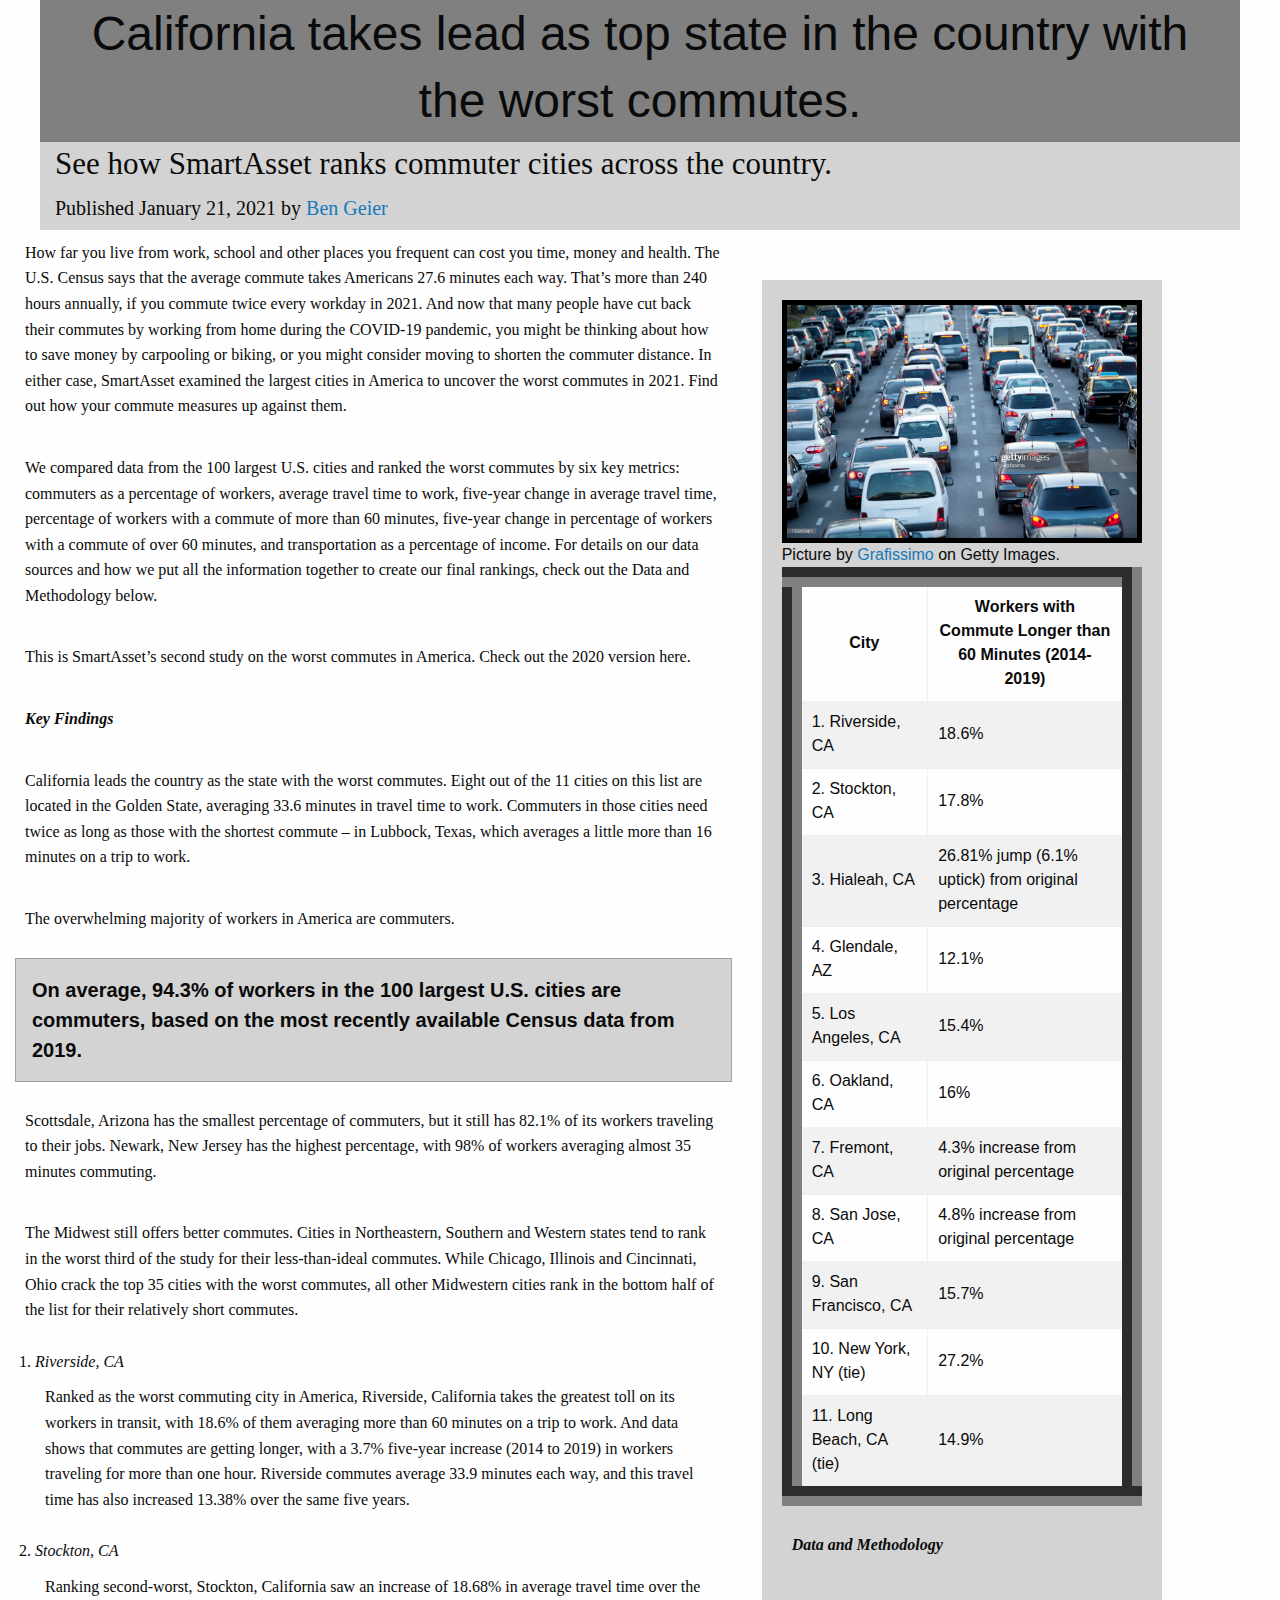
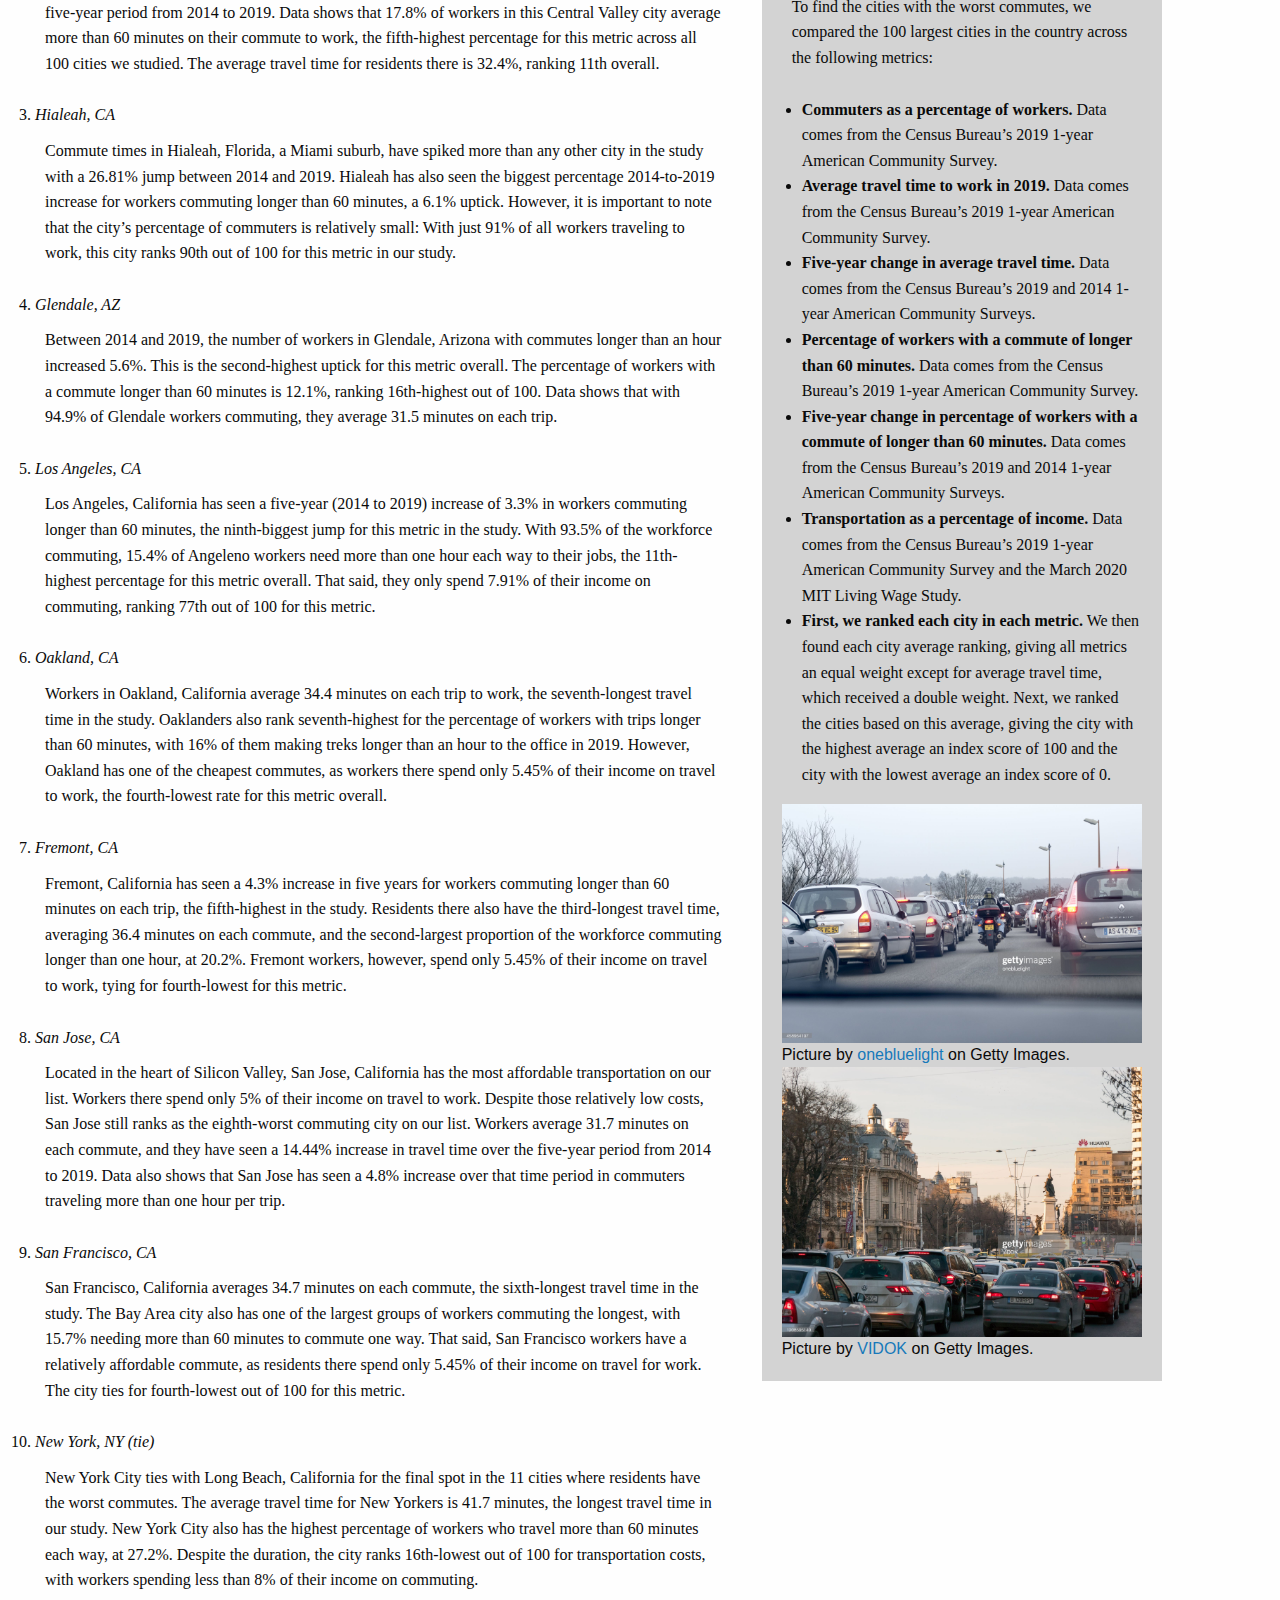
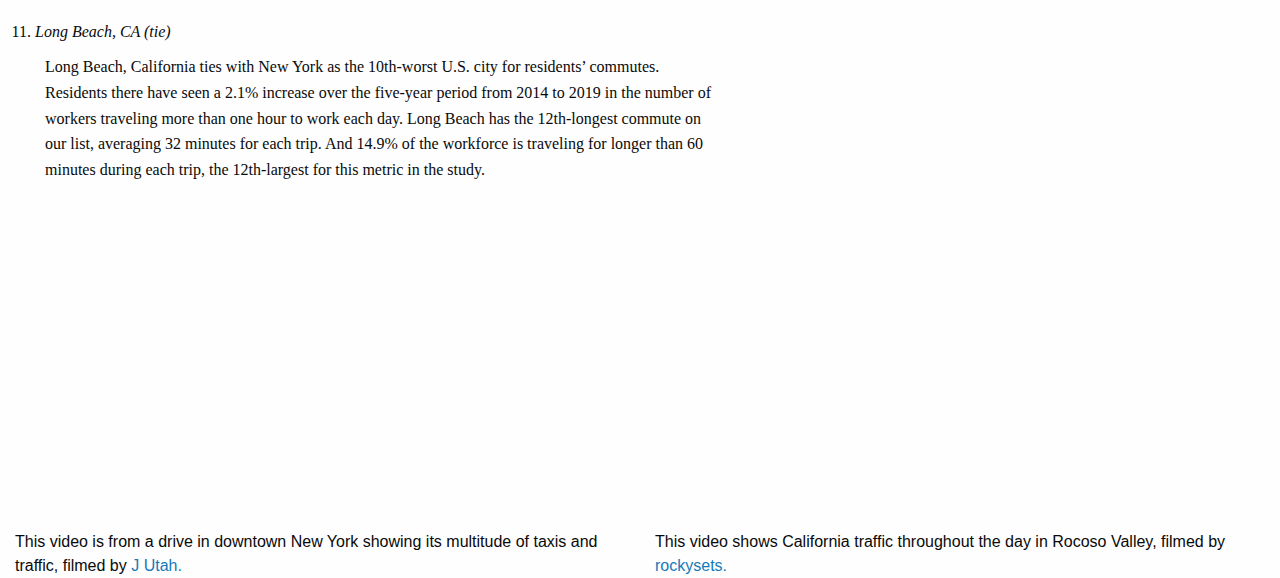
<file: *Midterm/index.html>
<!doctype html>
<html class="no-js" lang="en" dir="ltr">
  <head>
    <meta charset="utf-8">
    <meta http-equiv="x-ua-compatible" content="ie=edge">
    <meta name="viewport" content="width=device-width, initial-scale=1.0">

    <!--Primary Meta Tags-->
    <meta name="title" content="Top Commuter Cities in Country">
    <meta name="description" content="SmartAsset does study to calculate highest volume of commuters in cities across the country. California leads as the top state with the worst commutes.">
    <title>Top Commuter Cities in Country</title>

    <!--Facebook Meta Tags-->
    <meta property="og:url" content="https://scarey15.github.io/j352/*Midterm/index.html">
    <meta property="og:type" content="website">
    <meta property="og:title" content="Top Commuter Cities in Country">
    <meta property="og:description" content="SmartAsset does study to calculate highest volume of commuters in cities across the country. California leads as the top state with the worst commutes.">
    <meta property="og:image" content="https://www.gettyimages.com/detail/photo/cars-in-rush-hour-with-traffic-at-dawn-royalty-free-image/155287967?adppopup=true">

    <!--Twitter Meta Tags-->
    <meta name="twitter:card" content="summary_large_image">
    <meta property="twitter:url" content="https://scarey15.github.io/j352/*Midterm/index.html">
    <meta name="twitter:title" content="Top Commuter Cities in Country">
    <meta name="twitter:description" content="SmartAsset does study to calculate highest volume of commuters in cities across the country. California leads as the top state with the worst commutes.">
    <meta name="twitter:image" content="https://www.gettyimages.com/detail/photo/cars-in-rush-hour-with-traffic-at-dawn-royalty-free-image/155287967?adppopup=true">

    <link rel="stylesheet" href="css/foundation.css">
    <link rel="stylesheet" href="css/app.css">

  </head>

  <!--This is the Body Copy-->
  <body>
    <div class="grid-container">
      <div class="grid-x grid-padding-x">
        <div class="large-12 cell mainHeader">
          <!--This is Page Header/Headline-->
          <h1>California takes lead as top state in the country with the worst commutes.</h1>
        </div>
        <div class="large-12 cell sub">
          <!--Subhead-->
          <h3>See how SmartAsset ranks commuter cities across the country.</h3>
          <!--Byline-->
          <h5>Published January 21, 2021 by <a href="https://smartasset.com/checking-account/cities-with-the-worst-commutes-2021" target="_blank">Ben Geier</a></h5>
        </div>
      </div>
</div>

      <div class="grid-x grid-padding-x">
        <div class="large-7 cell">
          <!--This is the Story Text-->
            <p>How far you live from work, school and other places you frequent can cost you time, money and health. The U.S. Census says that the average commute takes Americans 27.6 minutes each way. That’s more than 240 hours annually, if you commute twice every workday in 2021. And now that many people have cut back their commutes by working from home during the COVID-19 pandemic, you might be thinking about how to save money by carpooling or biking, or you might consider moving to shorten the commuter distance. In either case, SmartAsset examined the largest cities in America to uncover the worst commutes in 2021. Find out how your commute measures up against them.</p>

            <p>We compared data from the 100 largest U.S. cities and ranked the worst commutes by six key metrics: commuters as a percentage of workers, average travel time to work, five-year change in average travel time, percentage of workers with a commute of more than 60 minutes, five-year change in percentage of workers with a commute of over 60 minutes, and transportation as a percentage of income. For details on our data sources and how we put all the information together to create our final rankings, check out the Data and Methodology below.</p>

            <p>This is SmartAsset’s second study on the worst commutes in America. Check out the 2020 version here.</p>

            <p><em><strong>Key Findings</strong></em></p>

            <p>California leads the country as the state with the worst commutes. Eight out of the 11 cities on this list are located in the Golden State, averaging 33.6 minutes in travel time to work. Commuters in those cities need twice as long as those with the shortest commute – in Lubbock, Texas, which averages a little more than 16 minutes on a trip to work.</p>

            <!--Callout-->
            <p>The overwhelming majority of workers in America are commuters.</p>

            <div class="callout calloutStyle"><strong>On average, 94.3% of workers in the 100 largest U.S. cities are commuters, based on the most recently available Census data from 2019.</strong></div>

            <p>Scottsdale, Arizona has the smallest percentage of commuters, but it still has 82.1% of its workers traveling to their jobs. Newark, New Jersey has the highest percentage, with 98% of workers averaging almost 35 minutes commuting.</p>

            <p>The Midwest still offers better commutes. Cities in Northeastern, Southern and Western states tend to rank in the worst third of the study for their less-than-ideal commutes. While Chicago, Illinois and Cincinnati, Ohio crack the top 35 cities with the worst commutes, all other Midwestern cities rank in the bottom half of the list for their relatively short commutes.</p>

            <ol type="1">

              <li><em>Riverside, CA</em>
              <p>Ranked as the worst commuting city in America, Riverside, California takes the greatest toll on its workers in transit, with 18.6% of them averaging more than 60 minutes on a trip to work. And data shows that commutes are getting longer, with a 3.7% five-year increase (2014 to 2019) in workers traveling for more than one hour. Riverside commutes average 33.9 minutes each way, and this travel time has also increased 13.38% over the same five years.</p></li>

              <li><em>Stockton, CA</em>
              <p>Ranking second-worst, Stockton, California saw an increase of 18.68% in average travel time over the five-year period from 2014 to 2019. Data shows that 17.8% of workers in this Central Valley city average more than 60 minutes on their commute to work, the fifth-highest percentage for this metric across all 100 cities we studied. The average travel time for residents there is 32.4%, ranking 11th overall.</p></li>

              <li><em>Hialeah, CA</em>
              <p>Commute times in Hialeah, Florida, a Miami suburb, have spiked more than any other city in the study with a 26.81% jump between 2014 and 2019. Hialeah has also seen the biggest percentage 2014-to-2019 increase for workers commuting longer than 60 minutes, a 6.1% uptick. However, it is important to note that the city’s percentage of commuters is relatively small: With just 91% of all workers traveling to work, this city ranks 90th out of 100 for this metric in our study.</p></li>

              <li><em>Glendale, AZ</em>
              <p>Between 2014 and 2019, the number of workers in Glendale, Arizona with commutes longer than an hour increased 5.6%. This is the second-highest uptick for this metric overall. The percentage of workers with a commute longer than 60 minutes is 12.1%, ranking 16th-highest out of 100. Data shows that with 94.9% of Glendale workers commuting, they average 31.5 minutes on each trip.</p></li>

              <li><em>Los Angeles, CA</em>
              <p>Los Angeles, California has seen a five-year (2014 to 2019) increase of 3.3% in workers commuting longer than 60 minutes, the ninth-biggest jump for this metric in the study. With 93.5% of the workforce commuting, 15.4% of Angeleno workers need more than one hour each way to their jobs, the 11th-highest percentage for this metric overall. That said, they only spend 7.91% of their income on commuting, ranking 77th out of 100 for this metric.</p></li>

              <li><em>Oakland, CA</em>
              <p>Workers in Oakland, California average 34.4 minutes on each trip to work, the seventh-longest travel time in the study. Oaklanders also rank seventh-highest for the percentage of workers with trips longer than 60 minutes, with 16% of them making treks longer than an hour to the office in 2019. However, Oakland has one of the cheapest commutes, as workers there spend only 5.45% of their income on travel to work, the fourth-lowest rate for this metric overall.</p></li>

              <li><em>Fremont, CA</em>
              <p>Fremont, California has seen a 4.3% increase in five years for workers commuting longer than 60 minutes on each trip, the fifth-highest in the study. Residents there also have the third-longest travel time, averaging 36.4 minutes on each commute, and the second-largest proportion of the workforce commuting longer than one hour, at 20.2%. Fremont workers, however, spend only 5.45% of their income on travel to work, tying for fourth-lowest for this metric.</p></li>

              <li><em>San Jose, CA</em>
              <p>Located in the heart of Silicon Valley, San Jose, California has the most affordable transportation on our list. Workers there spend only 5% of their income on travel to work. Despite those relatively low costs, San Jose still ranks as the eighth-worst commuting city on our list. Workers average 31.7 minutes on each commute, and they have seen a 14.44% increase in travel time over the five-year period from 2014 to 2019. Data also shows that San Jose has seen a 4.8% increase over that time period in commuters traveling more than one hour per trip.</p></li>

              <li><em>San Francisco, CA</em>
              <p>San Francisco, California averages 34.7 minutes on each commute, the sixth-longest travel time in the study. The Bay Area city also has one of the largest groups of workers commuting the longest, with 15.7% needing more than 60 minutes to commute one way. That said, San Francisco workers have a relatively affordable commute, as residents there spend only 5.45% of their income on travel for work. The city ties for fourth-lowest out of 100 for this metric.</p></li>

              <li><em>New York, NY (tie)</em>
              <p>New York City ties with Long Beach, California for the final spot in the 11 cities where residents have the worst commutes. The average travel time for New Yorkers is 41.7 minutes, the longest travel time in our study. New York City also has the highest percentage of workers who travel more than 60 minutes each way, at 27.2%. Despite the duration, the city ranks 16th-lowest out of 100 for transportation costs, with workers spending less than 8% of their income on commuting.</p></li>

              <li><em>Long Beach, CA (tie)</em>
              <p>Long Beach, California ties with New York as the 10th-worst U.S. city for residents’ commutes. Residents there have seen a 2.1% increase over the five-year period from 2014 to 2019 in the number of workers traveling more than one hour to work each day. Long Beach has the 12th-longest commute on our list, averaging 32 minutes for each trip. And 14.9% of the workforce is traveling for longer than 60 minutes during each trip, the 12th-largest for this metric in the study.</p></li>

              </ol>

          </div>
        <div class="medium-5 cell">
          <!--This contains multi-media elementa #1 and #2-->
            <div style="width:400px; padding:20px; float: left; background-color:lightgray; margin-top:50px;">

            <figure>
            <img src="images/trafficjam.jpeg" alt="Traffic Jam" title="Traffic Jam" style="border:solid 5px black; width:100%;">
            <figcaption>Picture by <a href="https://www.gettyimages.com/detail/photo/cars-in-rush-hour-with-traffic-at-dawn-royalty-free-image/155287967?adppopup=true" target="_blank">Grafissimo</a> on Getty Images.</figcaption>
          </figure>

            <table width="100%" border="20" cellspacing="5" cellpadding="15" style="background-color:white;">
              <tr>
                <th width="40%"><strong>City</strong></th>
                <th width="60%"><strong>Workers with Commute Longer than 60 Minutes (2014-2019)</strong></th>
              </tr>
              <tr>
               <td>1. Riverside, CA</td>
                <td>18.6%</td>
              </tr>
              <tr>
               <td>2. Stockton, CA</td>
                 <td>17.8%</td>
              </tr>
              <tr>
               <td>3. Hialeah, CA</td>
                <td>26.81% jump (6.1% uptick) from original percentage</td>
              </tr>
              <tr>
                <td>4. Glendale, AZ</td>
                <td>12.1%</td>
              </tr>
              <tr>
                <td>5. Los Angeles, CA</td>
                  <td>15.4%</td>
              </tr>
              <tr>
               <td>6. Oakland, CA</td>
                 <td>16%</td>
              </tr>
              <tr>
                <td>7. Fremont, CA</td>
                  <td>4.3% increase from original percentage</td>
              </tr>
              <tr>
                <td>8. San Jose, CA</td>
                  <td>4.8% increase from original percentage</td>
              </tr>
              <tr>
                <td>9. San Francisco, CA</td>
                  <td>15.7%</td>
              </tr>
              <tr>
                <td>10. New York, NY (tie)</td>
                  <td>27.2%</td>
              </tr>
              <tr>
                <td>11. Long Beach, CA (tie)</td>
                  <td>14.9%</td>
              </tr>
            </table>
        
            <p><em><strong>Data and Methodology</strong></em></p>
        
              <p>To find the cities with the worst commutes, we compared the 100 largest cities in the country across the following metrics:</p>

              <ul>
              <li><strong>Commuters as a percentage of workers.</strong> Data comes from the Census Bureau’s 2019 1-year American Community Survey.</li>
              <li><strong>Average travel time to work in 2019.</strong> Data comes from the Census Bureau’s 2019 1-year American Community Survey.</li>
              <li><strong>Five-year change in average travel time.</strong> Data comes from the Census Bureau’s 2019 and 2014 1-year American Community Surveys.</li>
              <li><strong>Percentage of workers with a commute of longer than 60 minutes.</strong> Data comes from the Census Bureau’s 2019 1-year American Community Survey.</li>
              <li><strong>Five-year change in percentage of workers with a commute of longer than 60 minutes.</strong> Data comes from the Census Bureau’s 2019 and 2014 1-year American Community Surveys.</li>
              <li><strong>Transportation as a percentage of income.</strong> Data comes from the Census Bureau’s 2019 1-year American Community Survey and the March 2020 MIT Living Wage Study.</li>
              <li><strong>First, we ranked each city in each metric.</strong> We then found each city average ranking, giving all metrics an equal weight except for average travel time, which received a double weight. Next, we ranked the cities based on this average, giving the city with the highest average an index score of 100 and the city with the lowest average an index score of 0.</li>

            </ul>

            <!--More Images from Getty-->
            <img src="images/trafficjam2.jpeg" alt="Traffic Jam" title="Traffic Jam">
            <figcaption>Picture by <a href="https://www.gettyimages.com/detail/photo/traffic-jam-in-the-outskirt-of-paris-royalty-free-image/458954197?et=4D6Q2NTuR6lAGz_wXT208w&referrer=https%3A%2F%2Fwww.gettyimages.com%2F" target="_blank">onebluelight</a> on Getty Images.</figcaption>
            <img src="images/trafficjam3.jpeg" alt="Traffic Jam" title="Traffic Jam">
            <figcaption>Picture by <a href="https://www.gettyimages.com/detail/photo/cars-are-stuck-in-a-traffic-jam-in-bucharest-royalty-free-image/1208595149?et=4D6Q2NTuR6lAGz_wXT208w&referrer=https%3A%2F%2Fwww.gettyimages.com%2F" target="_blank">VIDOK</a> on Getty Images.</figcaption>
          </div>
        </div>
      </div>

  <div class="grid-x grid-padding-x">
  <div class="medium-6 cell">
    <iframe width="560" height="315" src="https://www.youtube.com/embed/7HaJArMDKgI?start=4" title="YouTube video player" frameborder="0" allow="accelerometer; autoplay; clipboard-write; encrypted-media; gyroscope; picture-in-picture" allowfullscreen></iframe>
          <figcaption>
            This video is from a drive in downtown New York showing its multitude of taxis and traffic, filmed by <a href="https://www.youtube.com/watch?v=7HaJArMDKgI" target="_blank">J Utah.</a></figcaption>
        </div>
  <div class="medium-6 cell">
    <iframe width="560" height="315" src="https://www.youtube.com/embed/7ilA8GpNd7k" title="YouTube video player" frameborder="0" allow="accelerometer; autoplay; clipboard-write; encrypted-media; gyroscope; picture-in-picture" allowfullscreen></iframe>
      <figcaption>
        This video shows California traffic throughout the day in Rocoso Valley, filmed by <a href="https://www.youtube.com/watch?v=7ilA8GpNd7k" target="_blank">rockysets.</a></figcaption>
    </div>
  </div>
        

    <script src="js/vendor/jquery.js"></script>
    <script src="js/vendor/what-input.js"></script>
    <script src="js/vendor/foundation.js"></script>
    <script src="js/app.js"></script>
  </body>
</html>
</file>
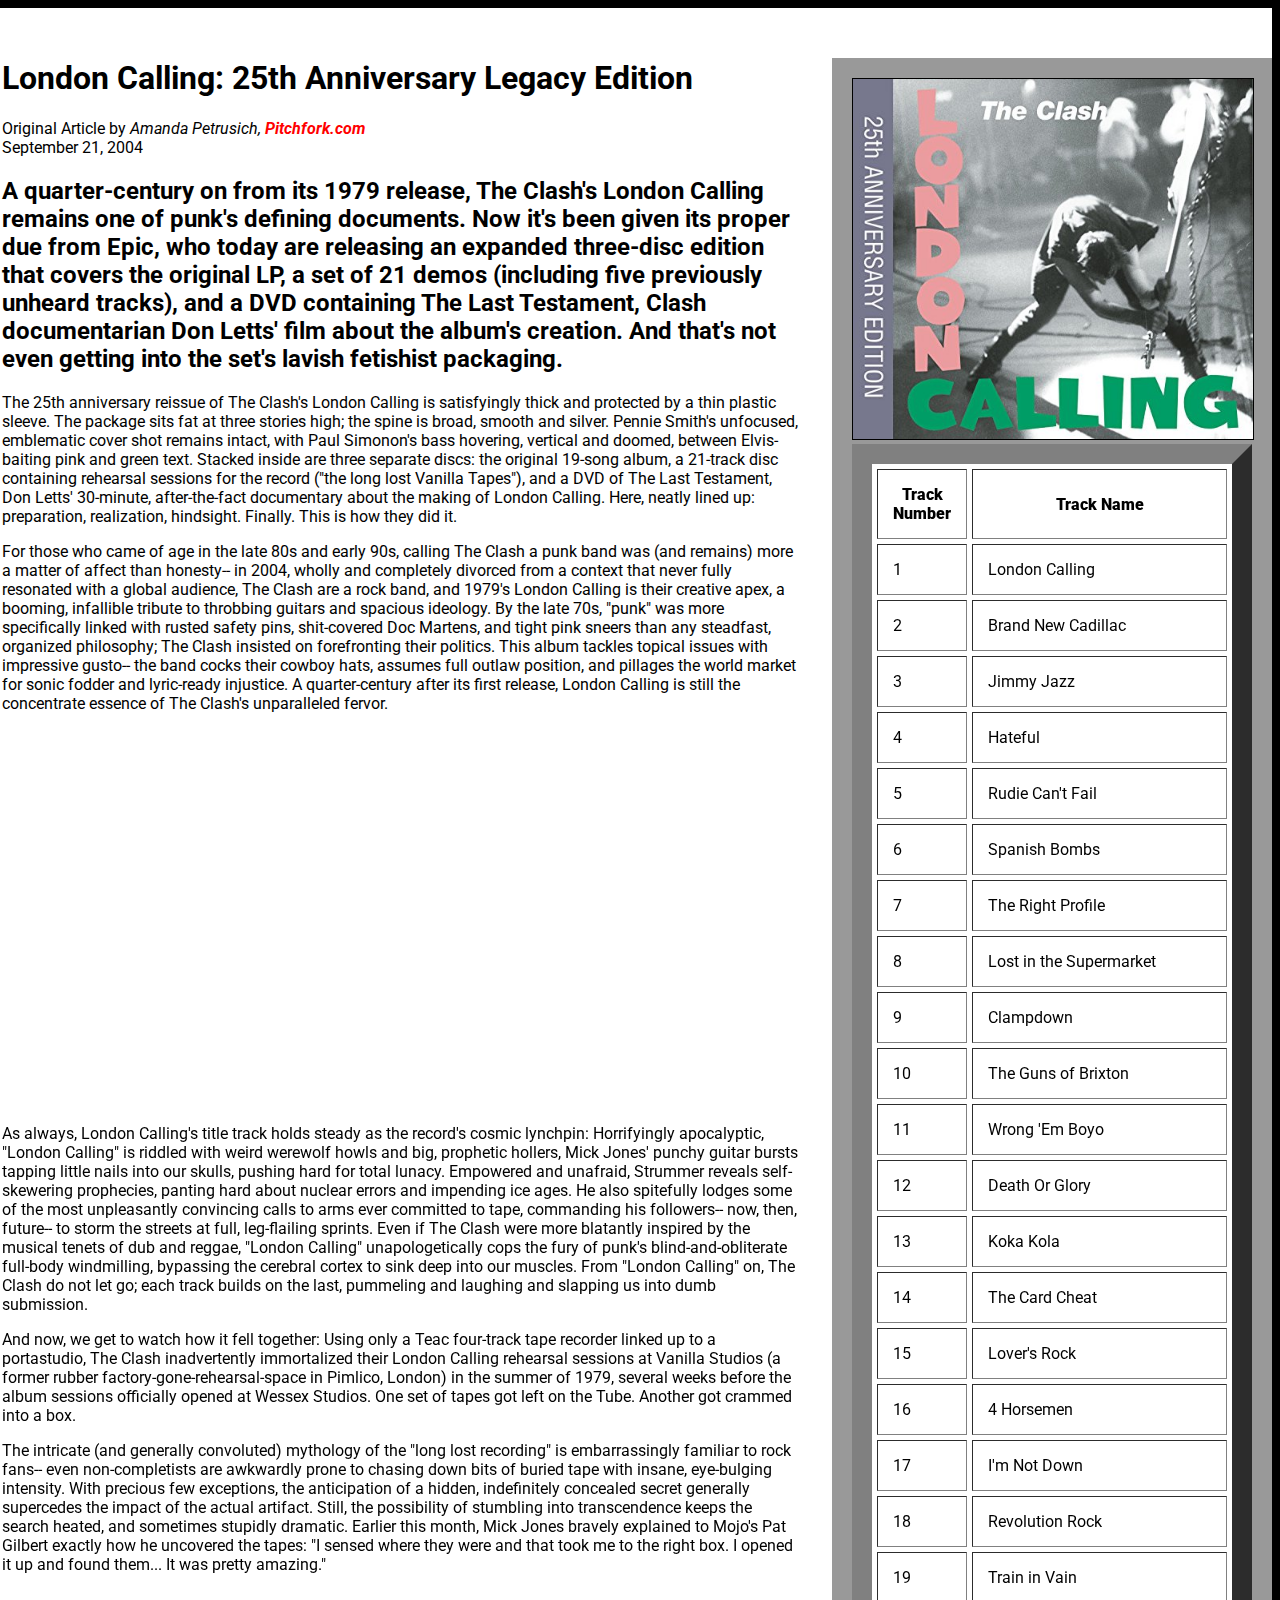
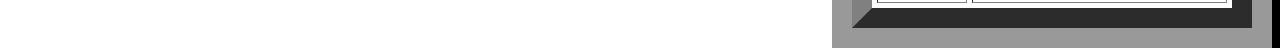
<file: Broken/index.html>
<!doctype html>
<html lang="en">

<head>
<meta charset="utf-8">
<title>London Calling: 25th Anniversary Legacy Edition</title>

<link rel="preconnect" href="https://fonts.googleapis.com"> 
<link rel="preconnect" href="https://fonts.gstatic.com" crossorigin> 
<link href="https://fonts.googleapis.com/css2?family=Roboto:wght@300;700&display=swap" rel="stylesheet">

<style type="text/css">

body {
  font-family: 'Roboto', sans-serif;
  background-color: #000000;
}
a {color: #ff0000;
text-decoration: none;
font-weight: bold;}
a:hover {color: #0071ce;}

</style>

</head>

<body>

<div style="width:1300px; padding: 0 0 0 150px; float:right; background-color:#ffffff;">
<div style="width:800px; padding:30px; float:left;">
<h1>London Calling: 25th Anniversary Legacy Edition</h1>
<p>Original Article by <em>Amanda Petrusich, <a href="http://www.pitchfork.com">Pitchfork.com</a></em><br>
September 21, 2004


<h2>A quarter-century on from its 1979 release, The Clash's London Calling remains one of punk's defining documents. Now it's been given its proper due from Epic, who today are releasing an expanded three-disc edition that covers the original LP, a set of 21 demos (including five previously unheard tracks), and a DVD containing The Last Testament, Clash documentarian Don Letts' film about the album's creation. And that's not even getting into the set's lavish fetishist packaging.</h2>

<p>The 25th anniversary reissue of The Clash's London Calling is satisfyingly thick and protected by a thin plastic sleeve. The package sits fat at three stories high; the spine is broad, smooth and silver. Pennie Smith's unfocused, emblematic cover shot remains intact, with Paul Simonon's bass hovering, vertical and doomed, between Elvis-baiting pink and green text. Stacked inside are three separate discs: the original 19-song album, a 21-track disc containing rehearsal sessions for the record ("the long lost Vanilla Tapes"), and a DVD of The Last Testament, Don Letts' 30-minute, after-the-fact documentary about the making of London Calling. Here, neatly lined up: preparation, realization, hindsight. Finally. This is how they did it.</p>

<p>For those who came of age in the late 80s and early 90s, calling The Clash a punk band was (and remains) more a matter of affect than honesty-- in 2004, wholly and completely divorced from a context that never fully resonated with a global audience, The Clash are a rock band, and 1979's London Calling is their creative apex, a booming, infallible tribute to throbbing guitars and spacious ideology. By the late 70s, "punk" was more specifically linked with rusted safety pins, shit-covered Doc Martens, and tight pink sneers than any steadfast, organized philosophy; The Clash insisted on forefronting their politics. This album tackles topical issues with impressive gusto-- the band cocks their cowboy hats, assumes full outlaw position, and pillages the world market for sonic fodder and lyric-ready injustice. A quarter-century after its first release, London Calling is still the concentrate essence of The Clash's unparalleled fervor.</p>

<br><br><br><br>

<div align="center" style="margin:-50px 0 50px 50px"><iframe width="560" height="315" src="https://www.youtube.com/embed/EfK-WX2pa8c" frameborder="0" allow="accelerometer; autoplay; encrypted-media; gyroscope; picture-in-picture" allowfullscreen></iframe></div>

<p>As always, London Calling's title track holds steady as the record's cosmic lynchpin: Horrifyingly apocalyptic, "London Calling" is riddled with weird werewolf howls and big, prophetic hollers, Mick Jones' punchy guitar bursts tapping little nails into our skulls, pushing hard for total lunacy. Empowered and unafraid, Strummer reveals self-skewering prophecies, panting hard about nuclear errors and impending ice ages. He also spitefully lodges some of the most unpleasantly convincing calls to arms ever committed to tape, commanding his followers-- now, then, future-- to storm the streets at full, leg-flailing sprints. Even if The Clash were more blatantly inspired by the musical tenets of dub and reggae, "London Calling" unapologetically cops the fury of punk's blind-and-obliterate full-body windmilling, bypassing the cerebral cortex to sink deep into our muscles. From "London Calling" on, The Clash do not let go; each track builds on the last, pummeling and laughing and slapping us into dumb submission.</p>

<p>And now, we get to watch how it fell together: Using only a Teac four-track tape recorder linked up to a portastudio, The Clash inadvertently immortalized their London Calling rehearsal sessions at Vanilla Studios (a former rubber factory-gone-rehearsal-space in Pimlico, London) in the summer of 1979, several weeks before the album sessions officially opened at Wessex Studios. One set of tapes got left on the Tube. Another got crammed into a box.</p>

<p>The intricate (and generally convoluted) mythology of the "long lost recording" is embarrassingly familiar to rock fans-- even non-completists are awkwardly prone to chasing down bits of buried tape with insane, eye-bulging intensity. With precious few exceptions, the anticipation of a hidden, indefinitely concealed secret generally supercedes the impact of the actual artifact. Still, the possibility of stumbling into transcendence keeps the search heated, and sometimes stupidly dramatic. Earlier this month, Mick Jones bravely explained to Mojo's Pat Gilbert exactly how he uncovered the tapes: "I sensed where they were and that took me to the right box. I opened it up and found them... It was pretty amazing."</p>

</div>

<div style="width:400px; padding:20px; float: left; background-color:#999; margin-top:50px;">

<img src="images/theClash.jpg" alt="The Clash: London Calling" title="The Clash: London Calling" style="border:solid 1px black; width:100%;">

<table width="100%" border="20" cellspacing="5" cellpadding="15" style="background-color:white;">
  <tr>
    <th width="25%"><strong>Track Number</strong></th>
    <th width="75%"><strong>Track Name</strong></th>
  </tr>
  <tr>
    <td>1</td>
    <td>London Calling</td>
  </tr>
  <tr>
    <td>2</td>
    <td>Brand New Cadillac</td>
  </tr>
  <tr>
    <td>3</td>
    <td>Jimmy Jazz</td>
  </tr>
  <tr>
    <td>4</td>
    <td>Hateful</td>
  </tr>
  <tr>
    <td>5</td>
    <td>Rudie Can't Fail</td>
  </tr>
  <tr>
    <td>6</td>
    <td>Spanish Bombs</td>
  </tr>
  <tr>
    <td>7</td>
    <td>The Right Profile</td>
  </tr>
  <tr>
    <td>8</td>
    <td>Lost in the Supermarket</td>
  </tr>
  <tr>
    <td>9</td>
    <td>Clampdown</td>
  </tr>
  <tr>
    <td>10</td>
    <td>The Guns of Brixton</td>
  </tr>
  <tr>
    <td>11</td>
    <td>Wrong 'Em Boyo</td>
  </tr>
  <tr>
    <td>12</td>
    <td>Death Or Glory</td>
  </tr>
  <tr>
    <td>13</td>
    <td>Koka Kola</td>
  </tr>
  <tr>
    <td>14</td>
    <td>The Card Cheat</td>
  </tr>
  <tr>
    <td>15</td>
    <td>Lover's Rock</td>
  </tr>
  <tr>
    <td>16</td>
    <td>4 Horsemen</td>
  </tr>
  <tr>
    <td>17</td>
    <td>I'm Not Down</td>
  </tr>
  <tr>
    <td>18</td>
    <td>Revolution Rock</td>
  </tr>
  <tr>
    <td>19</td>
    <td>Train in Vain</td>
  </tr>


</div>




</body>
</html>
</file>
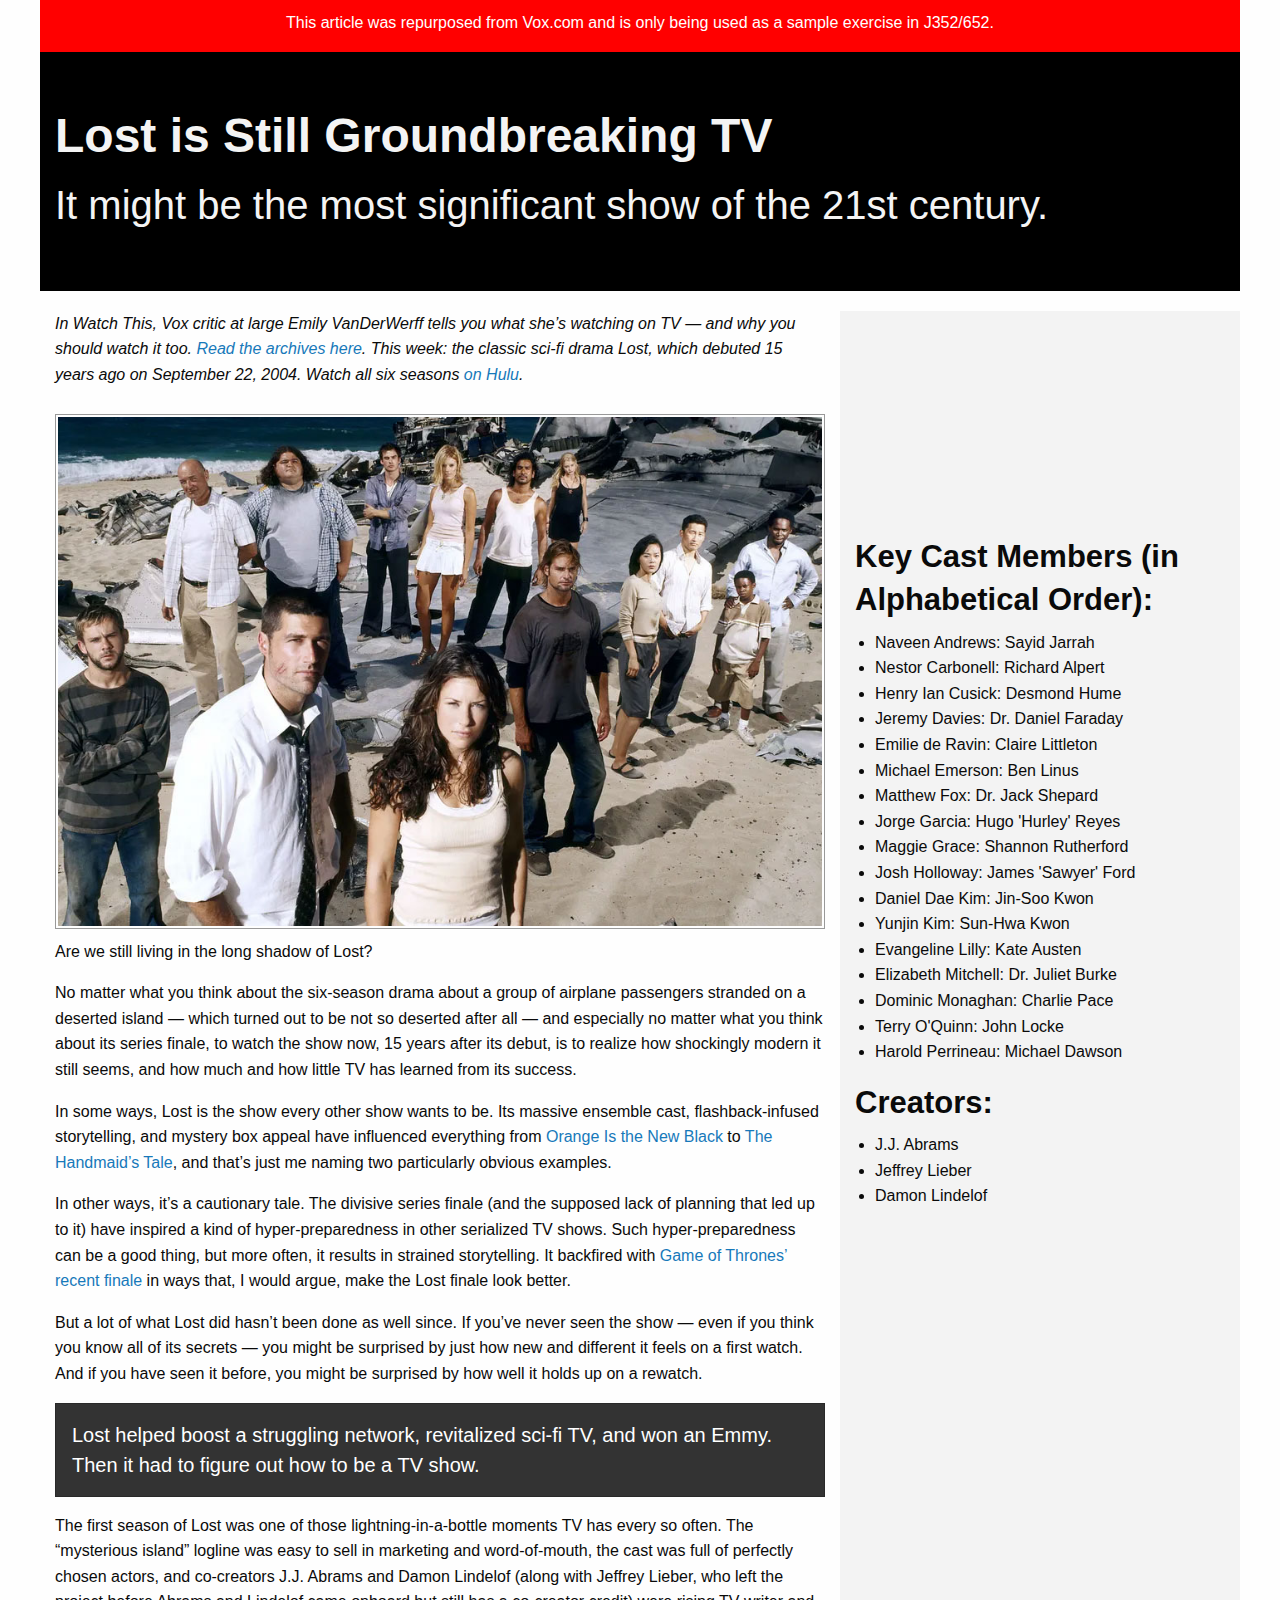
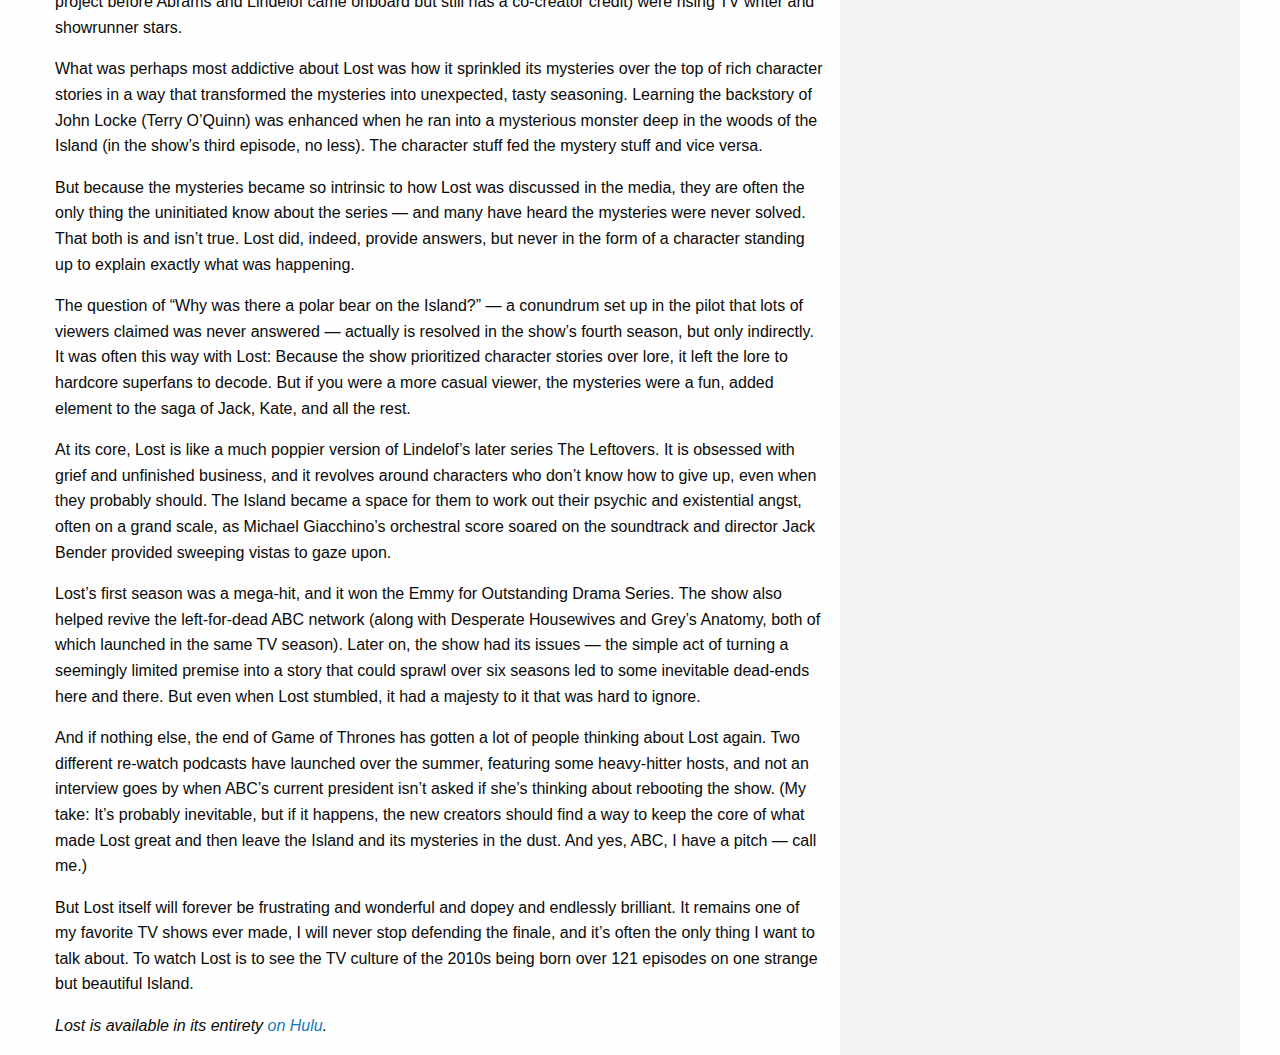
<file: Broken2/index.html>
<!doctype html>
<html class="no-js" lang="en" dir="ltr">
  <head>
    <meta charset="utf-8">
    <meta http-equiv="x-ua-compatible" content="ie=edge">
    <meta name="viewport" content="width=device-width, initial-scale=1.0">
    <title>Lost is Still Groundbreaking TV</title>

    <link rel="stylesheet" href="css/foundation.css">
    <link rel="stylesheet" href="css/app.css">

  </head>
  <body>

<div class="grid-container">

<div class="grid-x grid-padding-x">
<div class="large-12 cell disclaimer">
<p>This article was repurposed from Vox.com and is only being used as a sample exercise in J352/652.</p>
</div>
</div>



<div class="grid-x grid-padding-x">
<div class="large-12 cell mainHeader">
<h1>Lost is Still Groundbreaking TV</h1>

<h2>It might be the most significant show of the 21st century.</h2>

</div>
</div>

<div class="grid-x grid-padding-x">
<div class="large-8 medium-6 small-12 cell">

<p><em>In Watch This, Vox critic at large Emily VanDerWerff tells you what she’s watching on TV — and why you should watch it too. <a href="https://www.vox.com/watch-this-tv-show-recommendations" target="_blank">Read the archives here</a>. This week: the classic sci-fi drama Lost, which debuted 15 years ago on September 22, 2004. Watch all six seasons <a href="http://www.hulu.com/lost" target="_blank">on Hulu</a>.</em></p>


<img src="images/lost.jpg" border="0" alt="Lost" title="Lost" class="bigImage">


<p>Are we still living in the long shadow of Lost?</p>

<p>No matter what you think about the six-season drama about a group of airplane passengers stranded on a deserted island — which turned out to be not so deserted after all — and especially no matter what you think about its series finale, to watch the show now, 15 years after its debut, is to realize how shockingly modern it still seems, and how much and how little TV has learned from its success.</p>

<p>In some ways, Lost is the show every other show wants to be. Its massive ensemble cast, flashback-infused storytelling, and mystery box appeal have influenced everything from <a href="https://www.vox.com/2019/8/7/20754146/orange-is-the-new-black-diversity-final-season-review" target="_blank">Orange Is the New Black</a> to <a href="http://www.vox.com/the-handmaids-tale" target="_blank">The Handmaid’s Tale</a>, and that’s just me naming two particularly obvious examples.</p>

<p>In other ways, it’s a cautionary tale. The divisive series finale (and the supposed lack of planning that led up to it) have inspired a kind of hyper-preparedness in other serialized TV shows. Such hyper-preparedness can be a good thing, but more often, it results in strained storytelling. It backfired with <a href="https://www.vox.com/culture/2019/5/27/18639229/game-of-thrones-finale-disappointing-the-iron-throne-recap" target="_blank">Game of Thrones’ recent finale</a> in ways that, I would argue, make the Lost finale look better.</p>

<p>But a lot of what Lost did hasn’t been done as well since. If you’ve never seen the show — even if you think you know all of its secrets — you might be surprised by just how new and different it feels on a first watch. And if you have seen it before, you might be surprised by how well it holds up on a rewatch.</p>

<div class="callout calloutStyle">Lost helped boost a struggling network, revitalized sci-fi TV, and won an Emmy. Then it had to figure out how to be a TV show.</div>

<p>The first season of Lost was one of those lightning-in-a-bottle moments TV has every so often. The “mysterious island” logline was easy to sell in marketing and word-of-mouth, the cast was full of perfectly chosen actors, and co-creators J.J. Abrams and Damon Lindelof (along with Jeffrey Lieber, who left the project before Abrams and Lindelof came onboard but still has a co-creator credit) were rising TV writer and showrunner stars.</p>

<p>What was perhaps most addictive about Lost was how it sprinkled its mysteries over the top of rich character stories in a way that transformed the mysteries into unexpected, tasty seasoning. Learning the backstory of John Locke (Terry O’Quinn) was enhanced when he ran into a mysterious monster deep in the woods of the Island (in the show’s third episode, no less). The character stuff fed the mystery stuff and vice versa.</p>

<p>But because the mysteries became so intrinsic to how Lost was discussed in the media, they are often the only thing the uninitiated know about the series — and many have heard the mysteries were never solved. That both is and isn’t true. Lost did, indeed, provide answers, but never in the form of a character standing up to explain exactly what was happening.</p>

<p>The question of “Why was there a polar bear on the Island?” — a conundrum set up in the pilot that lots of viewers claimed was never answered — actually is resolved in the show’s fourth season, but only indirectly. It was often this way with Lost: Because the show prioritized character stories over lore, it left the lore to hardcore superfans to decode. But if you were a more casual viewer, the mysteries were a fun, added element to the saga of Jack, Kate, and all the rest.</p>

<p>At its core, Lost is like a much poppier version of Lindelof’s later series The Leftovers. It is obsessed with grief and unfinished business, and it revolves around characters who don’t know how to give up, even when they probably should. The Island became a space for them to work out their psychic and existential angst, often on a grand scale, as Michael Giacchino’s orchestral score soared on the soundtrack and director Jack Bender provided sweeping vistas to gaze upon.</p>

<p>Lost’s first season was a mega-hit, and it won the Emmy for Outstanding Drama Series. The show also helped revive the left-for-dead ABC network (along with Desperate Housewives and Grey’s Anatomy, both of which launched in the same TV season). Later on, the show had its issues — the simple act of turning a seemingly limited premise into a story that could sprawl over six seasons led to some inevitable dead-ends here and there. But even when Lost stumbled, it had a majesty to it that was hard to ignore.</p>

<p>And if nothing else, the end of Game of Thrones has gotten a lot of people thinking about Lost again. Two different re-watch podcasts have launched over the summer, featuring some heavy-hitter hosts, and not an interview goes by when ABC’s current president isn’t asked if she’s thinking about rebooting the show. (My take: It’s probably inevitable, but if it happens, the new creators should find a way to keep the core of what made Lost great and then leave the Island and its mysteries in the dust. And yes, ABC, I have a pitch — call me.)</p>

<p>But Lost itself will forever be frustrating and wonderful and dopey and endlessly brilliant. It remains one of my favorite TV shows ever made, I will never stop defending the finale, and it’s often the only thing I want to talk about. To watch Lost is to see the TV culture of the 2010s being born over 121 episodes on one strange but beautiful Island.</p>

<p><em>Lost is available in its entirety <a href="http://www.hulu.com/lost" target="_blank">on Hulu</a>.</em></p>


</div>

<div class="large-4 medium-6 small-12 cell sidebar">

<div class="responsive-embed widescreen">
<iframe width="560" height="315" src="https://www.youtube.com/embed/f4AN2wVAlqE" title="YouTube video player" frameborder="0" allow="accelerometer; autoplay; clipboard-write; encrypted-media; gyroscope; picture-in-picture" allowfullscreen></iframe>
</div>



<h3>Key Cast Members (in Alphabetical Order):</h3>
<ul>
    <li>Naveen Andrews: Sayid Jarrah</li>
    <li>Nestor Carbonell: Richard Alpert</li>
    <li>Henry Ian Cusick: Desmond Hume</li>
    <li>Jeremy Davies: Dr. Daniel Faraday</li>
    <li>Emilie de Ravin: Claire Littleton</li>
    <li>Michael Emerson: Ben Linus</li>
    <li>Matthew Fox: Dr. Jack Shepard</li>
    <li>Jorge Garcia: Hugo 'Hurley' Reyes</li>
    <li>Maggie Grace: Shannon Rutherford</li>
    <li>Josh Holloway: James 'Sawyer' Ford</li>
    <li>Daniel Dae Kim: Jin-Soo Kwon</li>
    <li>Yunjin Kim: Sun-Hwa Kwon</li>
    <li>Evangeline Lilly: Kate Austen</li>
    <li>Elizabeth Mitchell: Dr. Juliet Burke</li>
    <li>Dominic Monaghan: Charlie Pace</li>
    <li>Terry O'Quinn: John Locke</li>
    <li>Harold Perrineau: Michael Dawson</li>
</ul>

<h3>Creators:</h3>
<ul>
<li>J.J. Abrams</li>
<li>Jeffrey Lieber</li>
<li>Damon Lindelof</li>
</ul>
</div>



</div>
</div>

</div>

    <script src="js/vendor/jquery.js"></script>
    <script src="js/vendor/what-input.js"></script>
    <script src="js/vendor/foundation.js"></script>
    <script src="js/app.js"></script>
  </body>
</html>
</file>
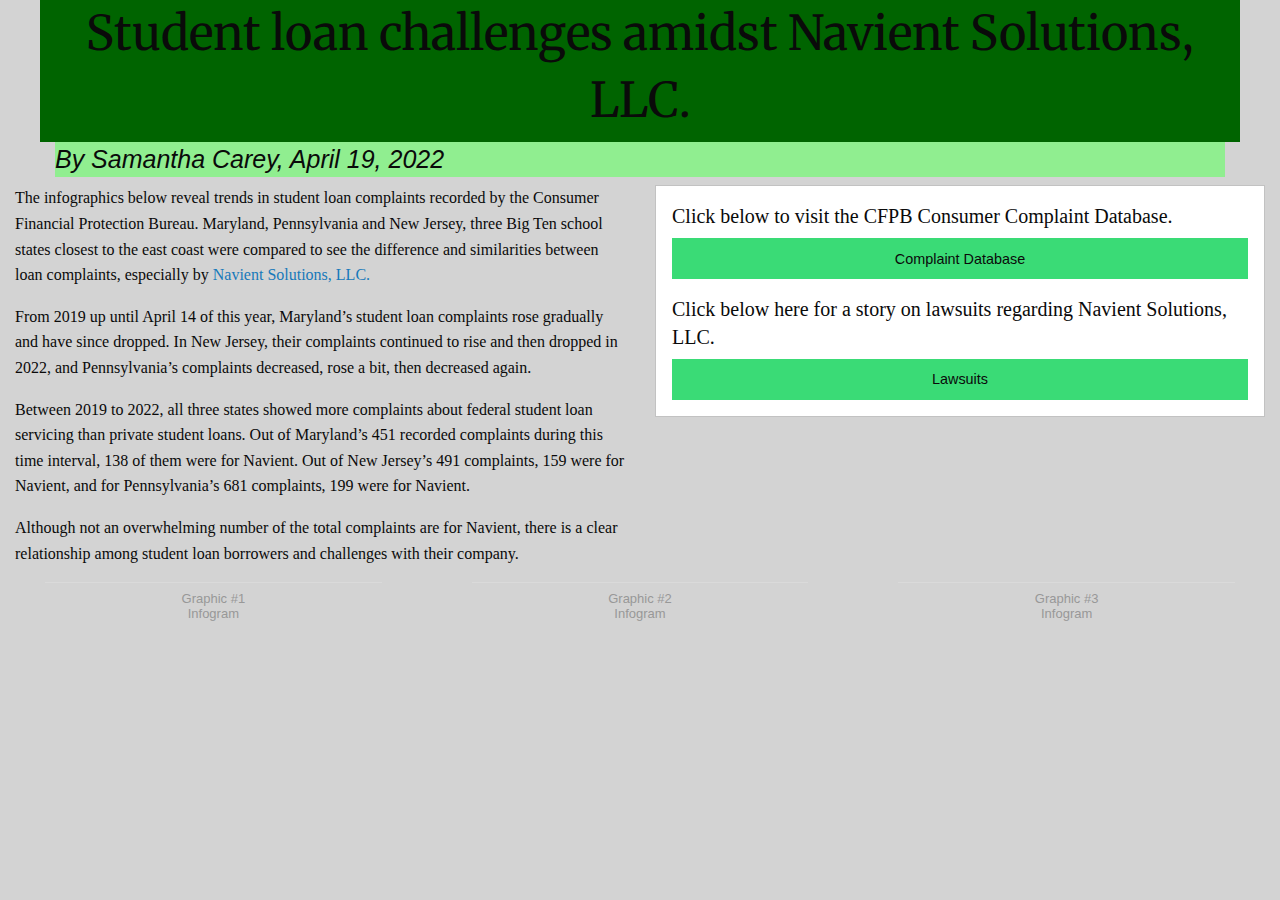
<file: DataVis/index.html>
<!doctype html>
<html class="no-js" lang="en" dir="ltr">
  <head>
    <meta charset="utf-8">
    <meta http-equiv="x-ua-compatible" content="ie=edge">
    <meta name="viewport" content="width=device-width, initial-scale=1.0">
    <title>Student Loan Challenges amidst Navient Solutions, LLC.</title>
    <link rel="stylesheet" href="css/foundation.css">
    <link rel="stylesheet" href="css/app.css">

    <meta name="title" content="Student Loan Challenges amidst Navient Solutions, LLC.">
    <meta name="description" content="Infographics show relationship between eastern shore states and student loan complaints through the Consumer Financial Protection Bureau.">
    <title>Student Loan Challenges amidst Navient Solutions, LLC.</title>

    <link rel="preconnect" href="https://fonts.googleapis.com">
    <link rel="preconnect" href="https://fonts.gstatic.com" crossorigin>
    <link href="https://fonts.googleapis.com/css2?family=Merriweather:wght@300&display=swap" rel="stylesheet">

  </head>

  <body>
    <div class="grid-container">
      <div class="grid-x grid-padding-x">
        <div class="large-12 cell Header">
          <h1>Student loan challenges amidst Navient Solutions, LLC.</h1>
        </div>
      </div>
      <div class="large-12 cell Byline">
        <h4><em>By Samantha Carey, April 19, 2022</em></h4>
      </div>
</div>

      <div class="grid-x grid-padding-x">
        <div class="large-6 cell">
            <p>The infographics below reveal trends in student loan complaints recorded by the Consumer Financial Protection Bureau. Maryland, Pennsylvania and New Jersey, three Big Ten school states closest to the east coast were compared to see the difference and similarities between loan complaints, especially by <a href="https://navient.com/" target="_blank">Navient Solutions, LLC.</a></p>

            <p>From 2019 up until April 14 of this year, Maryland’s student loan complaints rose gradually and have since dropped. In New Jersey, their complaints continued to rise and then dropped in 2022, and Pennsylvania’s complaints decreased, rose a bit, then decreased again.</p>

            <p>Between 2019 to 2022, all three states showed more complaints about federal student loan servicing than private student loans. Out of Maryland’s 451 recorded complaints during this time interval, 138 of them were for Navient. Out of New Jersey’s 491 complaints, 159 were for Navient, and for Pennsylvania’s 681 complaints, 199 were for Navient.</p>

            <p>Although not an overwhelming number of the total complaints are for Navient, there is a clear relationship among student loan borrowers and challenges with their company.</p>
          </div>
        <div class="large-6 cell">
        <div class="callout">
          <!--Add button-->
            <h5>Click below to visit the CFPB Consumer Complaint Database.</h5>
            <a class="button success expanded" href="https://www.consumerfinance.gov/data-research/consumer-complaints/search/?chartType=line&dateInterval=Month&date_received_max=2022-04-14&date_received_min=2019-04-14&expandedRows=Student%20loan&lens=Overview&product=Student%20loan&searchField=all&state=MD&state=NJ&state=PA&tab=Trends" target="_blank">Complaint Database</a>
            <h5>Click below here for a story on lawsuits regarding Navient Solutions, LLC.</h5>
            <a class="button success expanded" href="https://www.studentloanplanner.com/navient-lawsuit-updates/" target="_blank">Lawsuits</a>

          </div>
        </div>
      </div>

        <div class="grid-x grid-padding-x">
          <div class="large-4 medium-4 small-4 cell">
              <div class="infogram-embed" data-id="e116bdfc-fe5c-4c28-b3a6-feadf8307d42" data-type="interactive" data-title="Untitled instagram post"></div><script>!function(e,i,n,s){var t="InfogramEmbeds",d=e.getElementsByTagName("script")[0];if(window[t]&&window[t].initialized)window[t].process&&window[t].process();else if(!e.getElementById(n)){var o=e.createElement("script");o.async=1,o.id=n,o.src="https://e.infogram.com/js/dist/embed-loader-min.js",d.parentNode.insertBefore(o,d)}}(document,0,"infogram-async");</script><div style="padding:8px 0;font-family:Arial!important;font-size:13px!important;line-height:15px!important;text-align:center;border-top:1px solid #dadada;margin:0 30px"><a href="https://infogram.com/e116bdfc-fe5c-4c28-b3a6-feadf8307d42" style="color:#989898!important;text-decoration:none!important;" target="_blank">Graphic #1</a><br><a href="https://infogram.com" style="color:#989898!important;text-decoration:none!important;" target="_blank" rel="nofollow">Infogram</a></div>
           </div>
          <div class="large-4 medium-4 small-4 cell">
              <div class="infogram-embed" data-id="9691376d-73bc-4db0-bed4-47fa0630aad2" data-type="interactive" data-title="Untitled instagram post"></div><script>!function(e,i,n,s){var t="InfogramEmbeds",d=e.getElementsByTagName("script")[0];if(window[t]&&window[t].initialized)window[t].process&&window[t].process();else if(!e.getElementById(n)){var o=e.createElement("script");o.async=1,o.id=n,o.src="https://e.infogram.com/js/dist/embed-loader-min.js",d.parentNode.insertBefore(o,d)}}(document,0,"infogram-async");</script><div style="padding:8px 0;font-family:Arial!important;font-size:13px!important;line-height:15px!important;text-align:center;border-top:1px solid #dadada;margin:0 30px"><a href="https://infogram.com/9691376d-73bc-4db0-bed4-47fa0630aad2" style="color:#989898!important;text-decoration:none!important;" target="_blank">Graphic #2</a><br><a href="https://infogram.com" style="color:#989898!important;text-decoration:none!important;" target="_blank" rel="nofollow">Infogram</a></div>
           </div>
           <div class="large-4 medium-4 small-4 cell">
              <div class="infogram-embed" data-id="8b6a0831-b090-45d0-bb94-24f4cea313b7" data-type="interactive" data-title="Untitled instagram post"></div><script>!function(e,i,n,s){var t="InfogramEmbeds",d=e.getElementsByTagName("script")[0];if(window[t]&&window[t].initialized)window[t].process&&window[t].process();else if(!e.getElementById(n)){var o=e.createElement("script");o.async=1,o.id=n,o.src="https://e.infogram.com/js/dist/embed-loader-min.js",d.parentNode.insertBefore(o,d)}}(document,0,"infogram-async");</script><div style="padding:8px 0;font-family:Arial!important;font-size:13px!important;line-height:15px!important;text-align:center;border-top:1px solid #dadada;margin:0 30px"><a href="https://infogram.com/8b6a0831-b090-45d0-bb94-24f4cea313b7" style="color:#989898!important;text-decoration:none!important;" target="_blank">Graphic #3</a><br><a href="https://infogram.com" style="color:#989898!important;text-decoration:none!important;" target="_blank" rel="nofollow">Infogram</a></div>
          </div>
        </div>
      </div>

    <script src="js/vendor/jquery.js"></script>
    <script src="js/vendor/what-input.js"></script>
    <script src="js/vendor/foundation.js"></script>
    <script src="js/app.js"></script>
  </body>
</html>
</file>
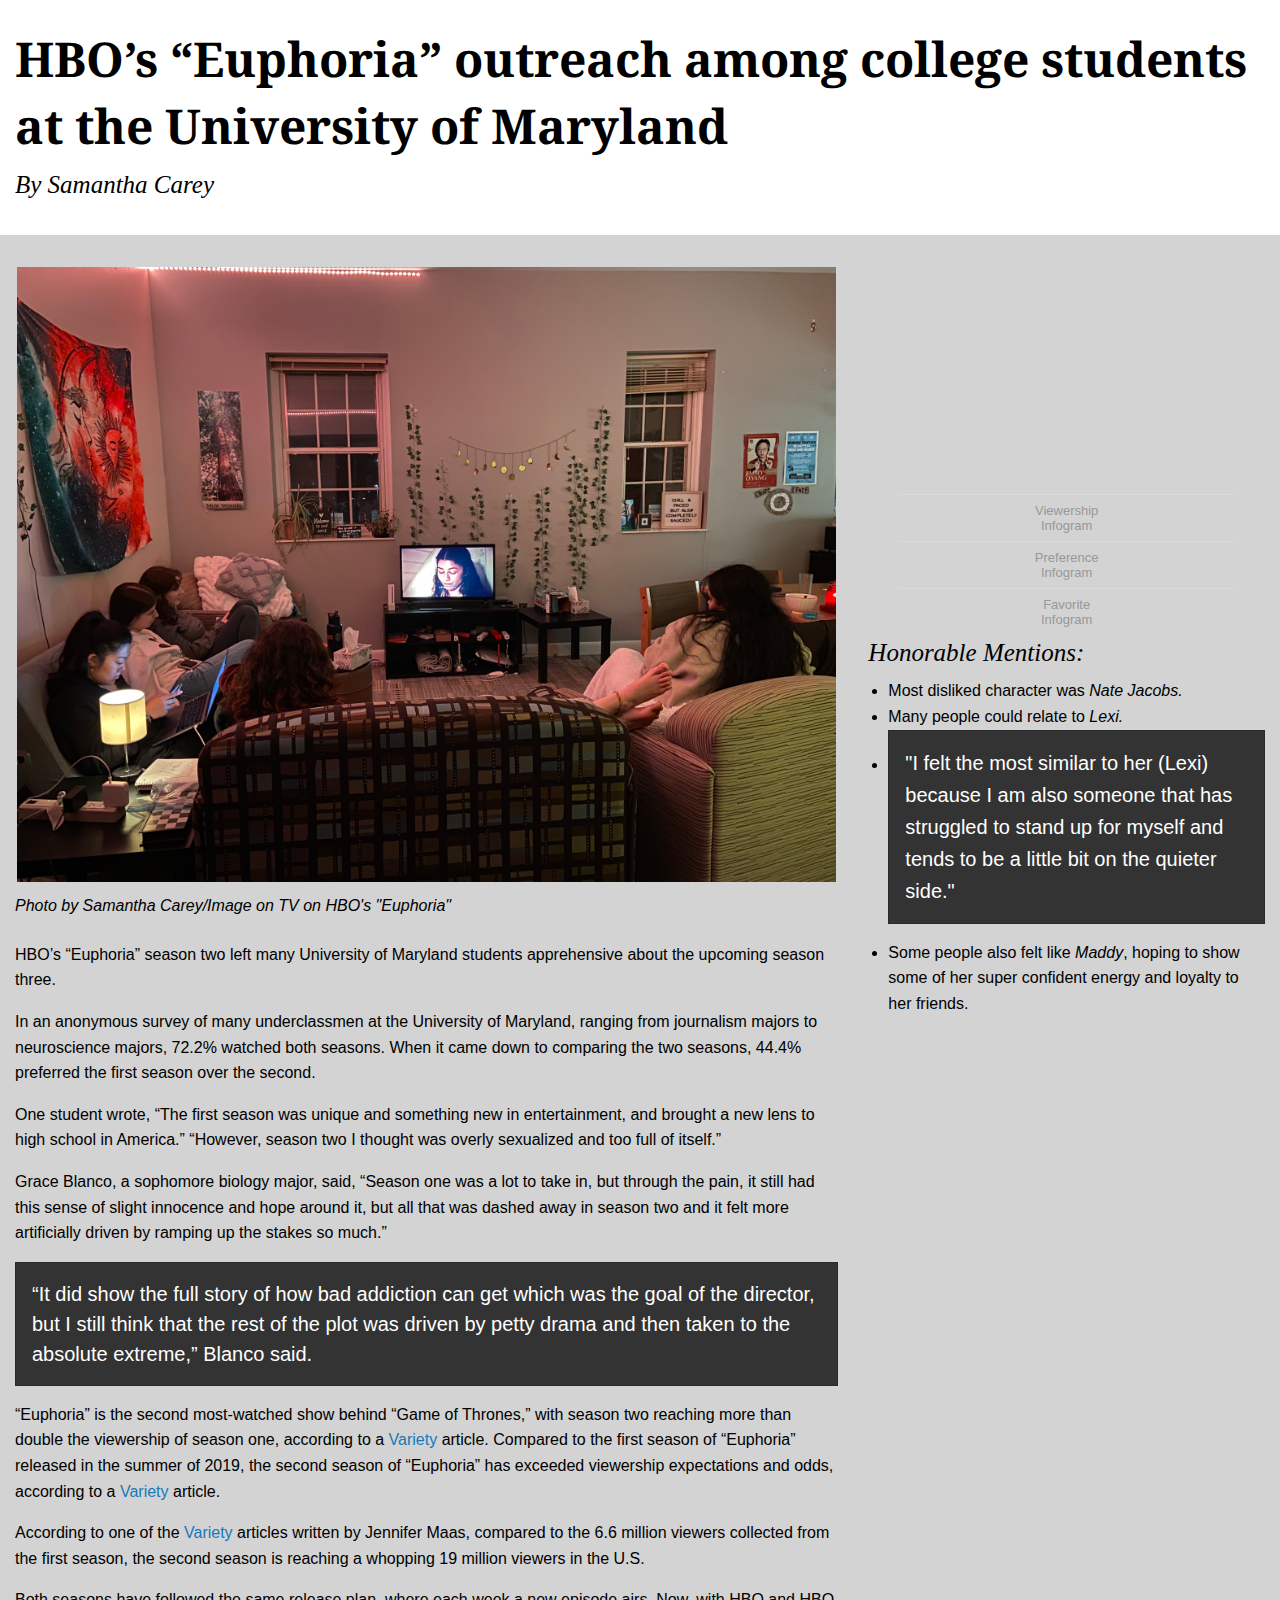
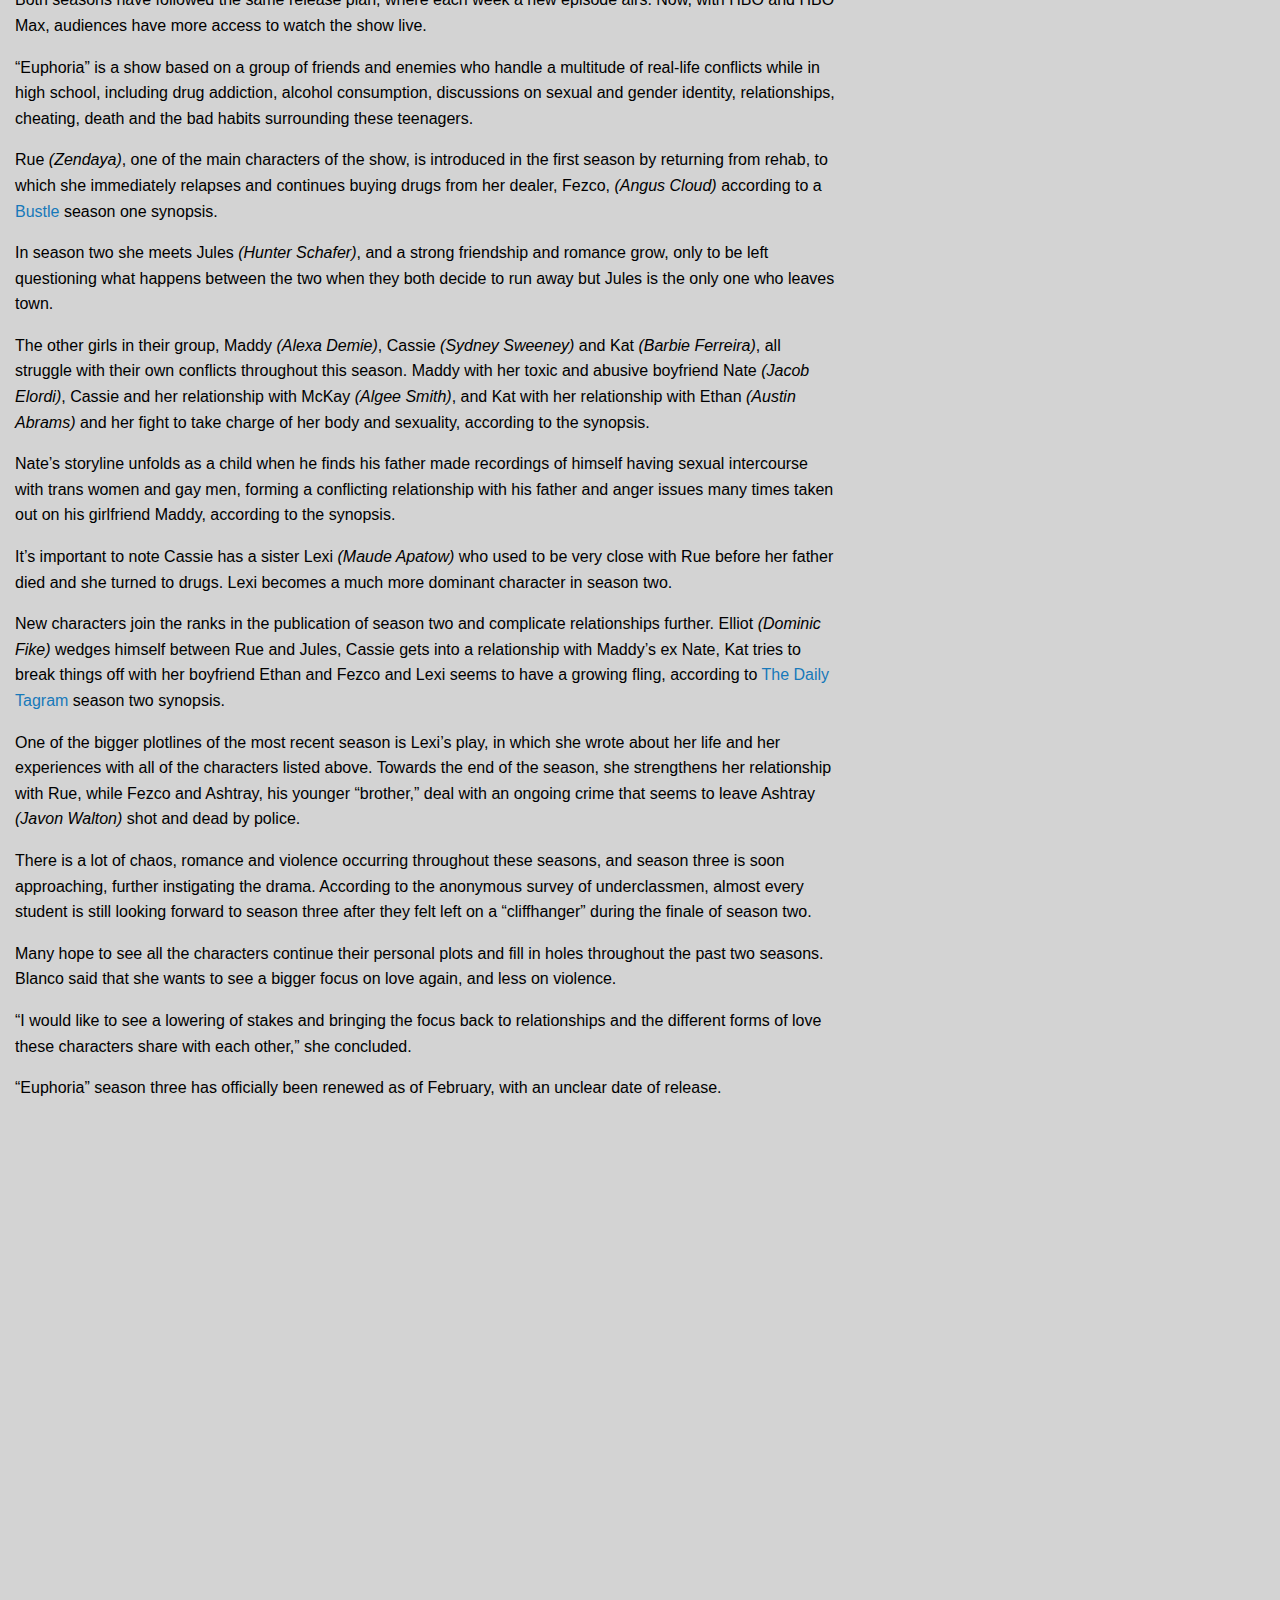
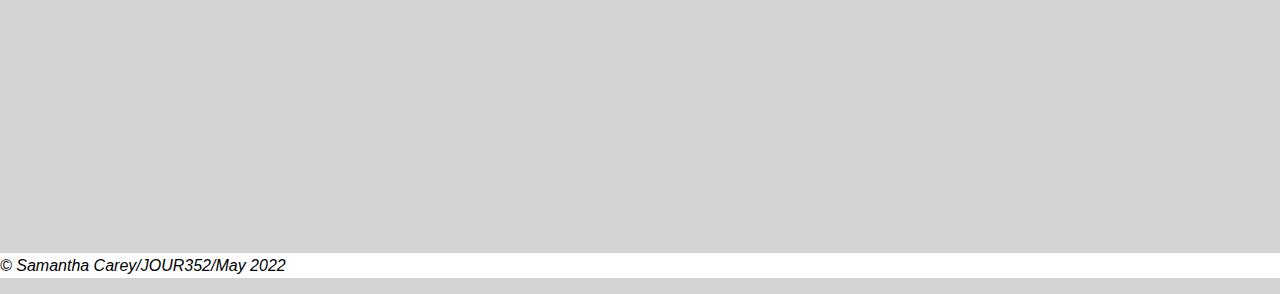
<file: FinalBetaProject/index.html>
<!doctype html>
<html class="no-js" lang="en" dir="ltr">
  <head>
    <meta charset="utf-8">
    <meta http-equiv="x-ua-compatible" content="ie=edge">
    <meta name="viewport" content="width=device-width, initial-scale=1.0">

    <!--Primary Meta Tags-->
    <meta name="title" content="HBO’s “Euphoria” outreach among college students at the University of Maryland">
    <meta name="description" content="HBO’s “Euphoria” season two left many University of Maryland students apprehensive about the upcoming season three.">
    <title>HBO’s “Euphoria” outreach among college students at the University of Maryland</title>

    <!--Facebook Meta Tags-->
    <meta property="og:url" content="https://scarey15.github.io/j352/FinalBetaProject/index.html">
    <meta property="og:type" content="website">
    <meta property="og:title" content="HBO’s “Euphoria” outreach among college students at the University of Maryland">
    <meta property="og:description" content="HBO’s “Euphoria” season two left many University of Maryland students apprehensive about the upcoming season three.">
    <meta property="og:image" content="images/EuphoriaCover.jpg">

    <!--Twitter Meta Tags-->
    <meta name="twitter:card" content="summary_large_image">
    <meta property="twitter:url" content="https://scarey15.github.io/j352/FinalBetaProject/index.html">
    <meta name="twitter:title" content="HBO’s “Euphoria” outreach among college students at the University of Maryland">
    <meta name="twitter:description" content="HBO’s “Euphoria” season two left many University of Maryland students apprehensive about the upcoming season three.">
    <meta name="twitter:image" content="images/EuphoriaCover.jpg">

    <link rel="stylesheet" href="css/foundation.css">
    <link rel="stylesheet" href="css/app.css">

    <!--Google Font-->
    <link rel="preconnect" href="https://fonts.googleapis.com">
    <link rel="preconnect" href="https://fonts.gstatic.com" crossorigin>
    <link href="https://fonts.googleapis.com/css2?family=Noto+Serif&display=swap" rel="stylesheet">

  </head>
  <body>

<!--Headline-->
      <div class="grid-x grid-padding-x">
      <div class="large-12 cell mainHeader">
        <h1>HBO’s “Euphoria” outreach among college students at the University of Maryland</h1>
<!--Byline-->
          <h4><em>By Samantha Carey</em></h2>

      </div>
    </div>

      <div class="grid-x grid-padding-x">
      <div class="large-8 medium-6 small-12 cell">
<!--Cover Photo-->
        <img src="images/EuphoriaCover.jpg" border="1" alt="Roommates watching Euphoria" title="Roommates watching Euphoria" class="bigImage"><figcaption><em>Photo by Samantha Carey/Image on TV on HBO's "Euphoria"</em></figcaption>

        <br>
<!--Body Copy-->
        <p>HBO’s “Euphoria” season two left many University of Maryland students apprehensive about the upcoming season three.</p>

        <p>In an anonymous survey of many underclassmen at the University of Maryland, ranging from journalism majors to neuroscience majors, 72.2% watched both seasons. When it came down to comparing the two seasons, 44.4% preferred the first season over the second.</p>

        <p>One student wrote, “The first season was unique and something new in entertainment, and brought a new lens to high school in America.” “However, season two I thought was overly sexualized and too full of itself.”<p>

        <p>Grace Blanco, a sophomore biology major, said, “Season one was a lot to take in, but through the pain, it still had this sense of slight innocence and hope around it, but all that was dashed away in season two and it felt more artificially driven by ramping up the stakes so much.”</p>
<!--Callout-->
        <div class="callout calloutStyle">“It did show the full story of how bad addiction can get which was the goal of the director, but I still think that the rest of the plot was driven by petty drama and then taken to the absolute extreme,” Blanco said.</div>

        <p>“Euphoria” is the second most-watched show behind “Game of Thrones,” with season two reaching more than double the viewership of season one, according to a <a href="https://variety.com/2022/tv/news/euphoria-season-2-finale-ratings-1235192015/" target="_blank">Variety</a> article. Compared to the first season of “Euphoria” released in the summer of 2019, the second season of “Euphoria” has exceeded viewership expectations and odds, according to a <a href="https://variety.com/2022/tv/news/euphoria-season-2-ratings-viewership-up-1235167603/" target="_blank">Variety</a> article.</p>

        <p>According to one of the <a href="https://variety.com/2022/tv/news/euphoria-season-2-finale-ratings-1235192015/" target="_blank">Variety</a> articles written by Jennifer Maas, compared to the 6.6 million viewers collected from the first season, the second season is reaching a whopping 19 million viewers in the U.S.</p>

        <p>Both seasons have followed the same release plan, where each week a new episode airs. Now, with HBO and HBO Max, audiences have more access to watch the show live.</p>

        <p>“Euphoria” is a show based on a group of friends and enemies who handle a multitude of real-life conflicts while in high school, including drug addiction, alcohol consumption, discussions on sexual and gender identity, relationships, cheating, death and the bad habits surrounding these teenagers.</p>

        <p>Rue <em>(Zendaya)</em>, one of the main characters of the show, is introduced in the first season by returning from rehab, to which she immediately relapses and continues buying drugs from her dealer, Fezco, <em>(Angus Cloud)</em> according to a <a href="https://www.bustle.com/entertainment/euphoria-season-1-recap" target="_blank">Bustle</a> season one synopsis.</p>

        <p>In season two she meets Jules <em>(Hunter Schafer)</em>, and a strong friendship and romance grow, only to be left questioning what happens between the two when they both decide to run away but Jules is the only one who leaves town.</p>

        <p>The other girls in their group, Maddy <em>(Alexa Demie)</em>, Cassie <em>(Sydney Sweeney)</em> and Kat <em>(Barbie Ferreira)</em>, all struggle with their own conflicts throughout this season. Maddy with her toxic and abusive boyfriend Nate <em>(Jacob Elordi)</em>, Cassie and her relationship with McKay <em>(Algee Smith)</em>, and Kat with her relationship with Ethan <em>(Austin Abrams)</em> and her fight to take charge of her body and sexuality, according to the synopsis.</p> 

        <p>Nate’s storyline unfolds as a child when he finds his father made recordings of himself having sexual intercourse with trans women and gay men, forming a conflicting relationship with his father and anger issues many times taken out on his girlfriend Maddy, according to the synopsis.</p>

        <p>It’s important to note Cassie has a sister Lexi <em>(Maude Apatow)</em> who used to be very close with Rue before her father died and she turned to drugs. Lexi becomes a much more dominant character in season two.</p>

        <p>New characters join the ranks in the publication of season two and complicate relationships further. Elliot <em>(Dominic Fike)</em> wedges himself between Rue and Jules, Cassie gets into a relationship with Maddy’s ex Nate, Kat tries to break things off with her boyfriend Ethan and Fezco and Lexi seems to have a growing fling, according to <a href="https://dailytargum.com/article/2022/03/your-euphoria-season-2-recap-shaky-script-saved-by-flawless-performances" target="_blank">The Daily Tagram</a> season two synopsis.</p> 

        <p>One of the bigger plotlines of the most recent season is Lexi’s play, in which she wrote about her life and her experiences with all of the characters listed above. Towards the end of the season, she strengthens her relationship with Rue, while Fezco and Ashtray, his younger “brother,” deal with an ongoing crime that seems to leave Ashtray <em>(Javon Walton)</em> shot and dead by police.</p> 

        <p>There is a lot of chaos, romance and violence occurring throughout these seasons, and season three is soon approaching, further instigating the drama. According to the anonymous survey of underclassmen, almost every student is still looking forward to season three after they felt left on a “cliffhanger” during the finale of season two.</p>

        <p>Many hope to see all the characters continue their personal plots and fill in holes throughout the past two seasons. Blanco said that she wants to see a bigger focus on love again, and less on violence.</p> 

        <p>“I would like to see a lowering of stakes and bringing the focus back to relationships and the different forms of love these characters share with each other,” she concluded.<p> 

        <p>“Euphoria” season three has officially been renewed as of February, with an unclear date of release.</p>

      </div>

        <div class="large-4 medium-6 small-12 cell sidebar">

        <div class="responsive-embed widescreen">
<!--Juxtapose of Rue-->
          <iframe frameborder="0" class="juxtapose" width="100%" height="365" src="https://cdn.knightlab.com/libs/juxtapose/latest/embed/index.html?uid=2cb69c10-cb16-11ec-b5bb-6595d9b17862"></iframe>
        </div>
<!--Infographics-->
        <div class="infogram-embed" data-id="41d60a42-b057-4590-970e-fc1a93be680e" data-type="interactive" data-title="Euphoria Graphic #1"></div><script>!function(e,i,n,s){var t="InfogramEmbeds",d=e.getElementsByTagName("script")[0];if(window[t]&&window[t].initialized)window[t].process&&window[t].process();else if(!e.getElementById(n)){var o=e.createElement("script");o.async=1,o.id=n,o.src="https://e.infogram.com/js/dist/embed-loader-min.js",d.parentNode.insertBefore(o,d)}}(document,0,"infogram-async");</script><div style="padding:8px 0;font-family:Arial!important;font-size:13px!important;line-height:15px!important;text-align:center;border-top:1px solid #dadada;margin:0 30px"><a href="https://infogram.com/41d60a42-b057-4590-970e-fc1a93be680e" style="color:#989898!important;text-decoration:none!important;" target="_blank">Viewership</a><br><a href="https://infogram.com" style="color:#989898!important;text-decoration:none!important;" target="_blank" rel="nofollow">Infogram</a></div>

        <div class="infogram-embed" data-id="2324021a-a80c-4603-86e9-d98dca860c38" data-type="interactive" data-title="Euphoria Graphic. #2"></div><script>!function(e,i,n,s){var t="InfogramEmbeds",d=e.getElementsByTagName("script")[0];if(window[t]&&window[t].initialized)window[t].process&&window[t].process();else if(!e.getElementById(n)){var o=e.createElement("script");o.async=1,o.id=n,o.src="https://e.infogram.com/js/dist/embed-loader-min.js",d.parentNode.insertBefore(o,d)}}(document,0,"infogram-async");</script><div style="padding:8px 0;font-family:Arial!important;font-size:13px!important;line-height:15px!important;text-align:center;border-top:1px solid #dadada;margin:0 30px"><a href="https://infogram.com/2324021a-a80c-4603-86e9-d98dca860c38" style="color:#989898!important;text-decoration:none!important;" target="_blank">Preference</a><br><a href="https://infogram.com" style="color:#989898!important;text-decoration:none!important;" target="_blank" rel="nofollow">Infogram</a></div>

        <div class="infogram-embed" data-id="e3b55179-0c31-44b2-bf89-7f95df62ecb2" data-type="interactive" data-title="Euphoria Graphic #3"></div><script>!function(e,i,n,s){var t="InfogramEmbeds",d=e.getElementsByTagName("script")[0];if(window[t]&&window[t].initialized)window[t].process&&window[t].process();else if(!e.getElementById(n)){var o=e.createElement("script");o.async=1,o.id=n,o.src="https://e.infogram.com/js/dist/embed-loader-min.js",d.parentNode.insertBefore(o,d)}}(document,0,"infogram-async");</script><div style="padding:8px 0;font-family:Arial!important;font-size:13px!important;line-height:15px!important;text-align:center;border-top:1px solid #dadada;margin:0 30px"><a href="https://infogram.com/e3b55179-0c31-44b2-bf89-7f95df62ecb2" style="color:#989898!important;text-decoration:none!important;" target="_blank">Favorite</a><br><a href="https://infogram.com" style="color:#989898!important;text-decoration:none!important;" target="_blank" rel="nofollow">Infogram</a></div>
<!--Sidebar Body Copy-->
        <h4><em>Honorable Mentions:</em></h4>
        <ul>
          <li>Most disliked character was <em>Nate Jacobs.</em></li>
          <li>Many people could relate to <em>Lexi.</em></li>
          <li><div class="callout calloutStyle">"I felt the most similar to her (Lexi) because I am also someone that has struggled to stand up for myself and tends to be a little bit on the quieter side."</div></li>
          <li>Some people also felt like <em>Maddy</em>, hoping to show some of her super confident energy and loyalty to her friends.</li>
        </ul>

        </div>
      </div>
<!--Timeline-->
      <div class="large-12 cell">
        <div class="responsive-embed widescreen">
          <iframe src='https://cdn.knightlab.com/libs/timeline3/latest/embed/index.html?source=1c-9DqL2eG9gEXUckIsLGEp4d8kRVl3FM6f5czQZ6mzE&font=Default&lang=en&initial_zoom=2&height=650' width='100%' height='650' webkitallowfullscreen mozallowfullscreen allowfullscreen frameborder='0'></iframe>
        </div>
      </div>

      <div class="large-12 cell footer">
<!--Footer-->
          <p><em>© Samantha Carey/JOUR352/May 2022</em></p>
      </div>



</div>
</div>

</div>

    <script src="js/vendor/jquery.js"></script>
    <script src="js/vendor/what-input.js"></script>
    <script src="js/vendor/foundation.js"></script>
    <script src="js/app.js"></script>
  </body>
</html>
</file>
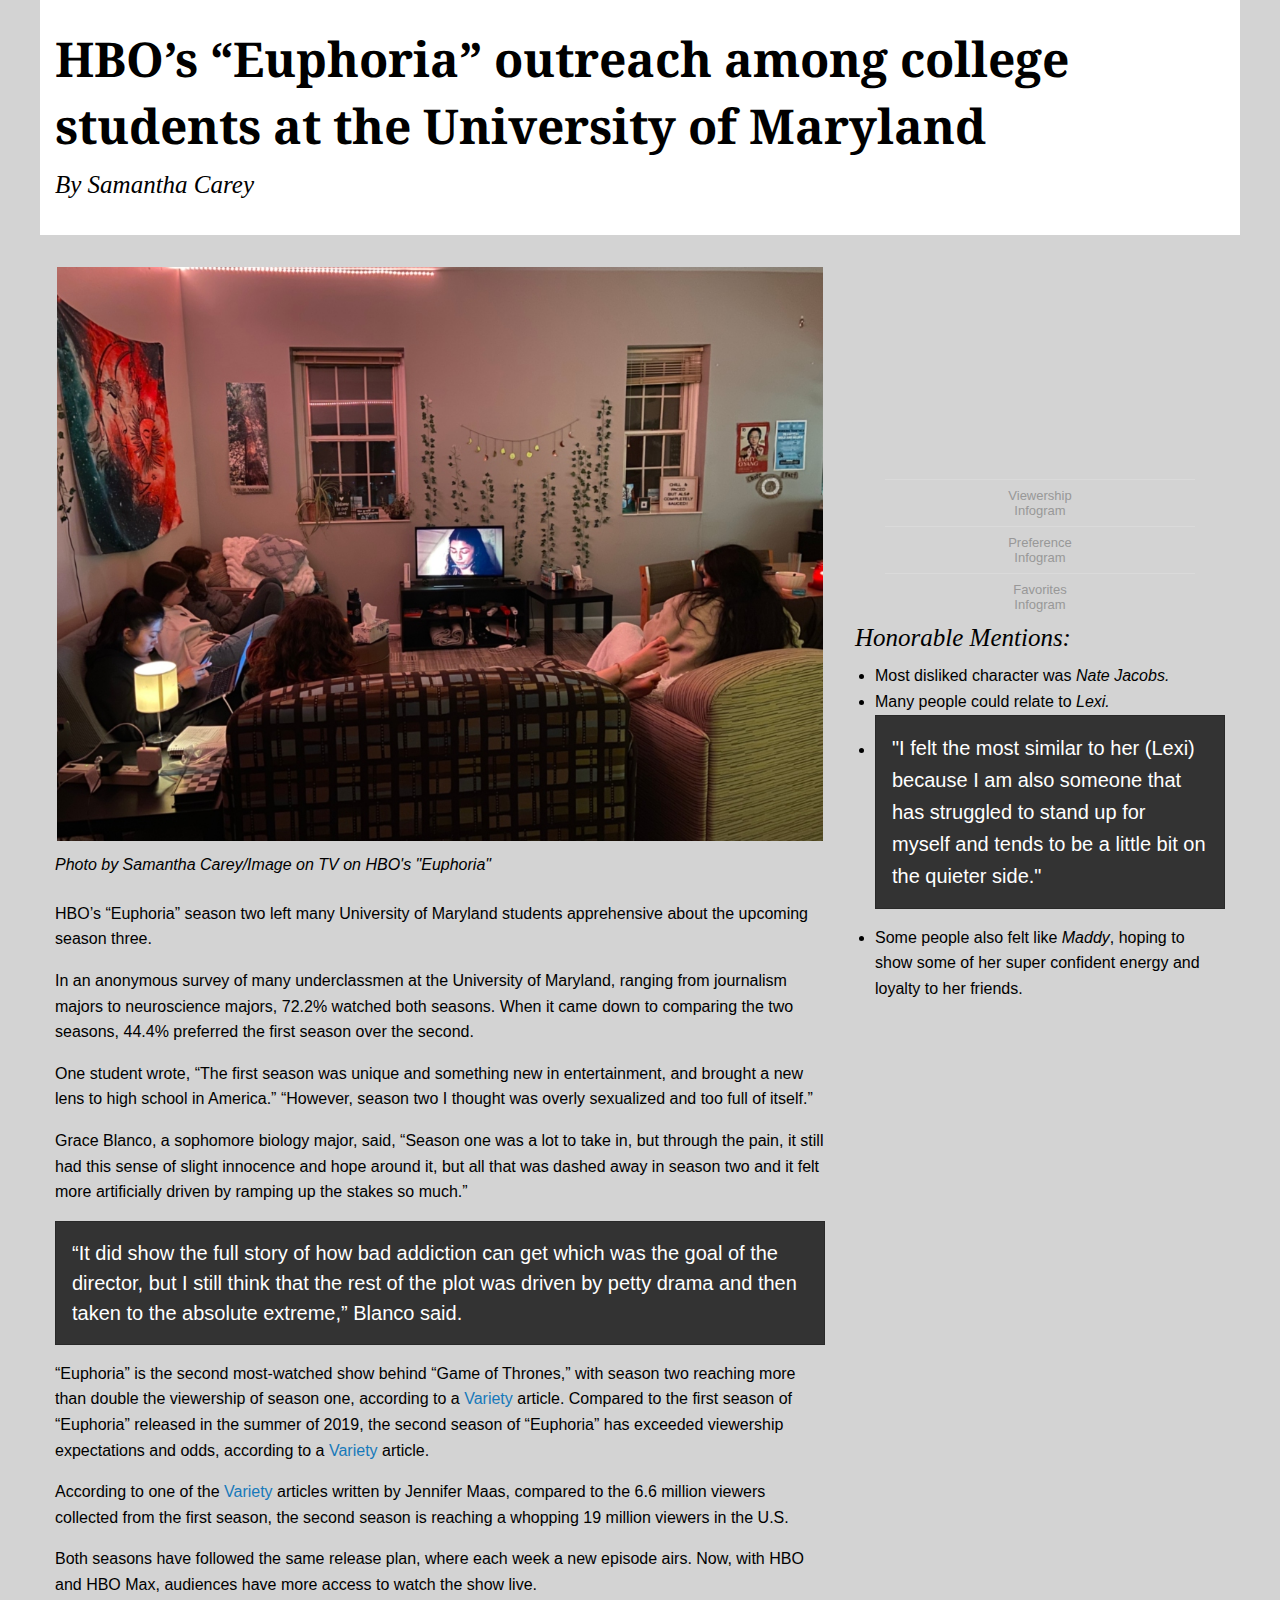
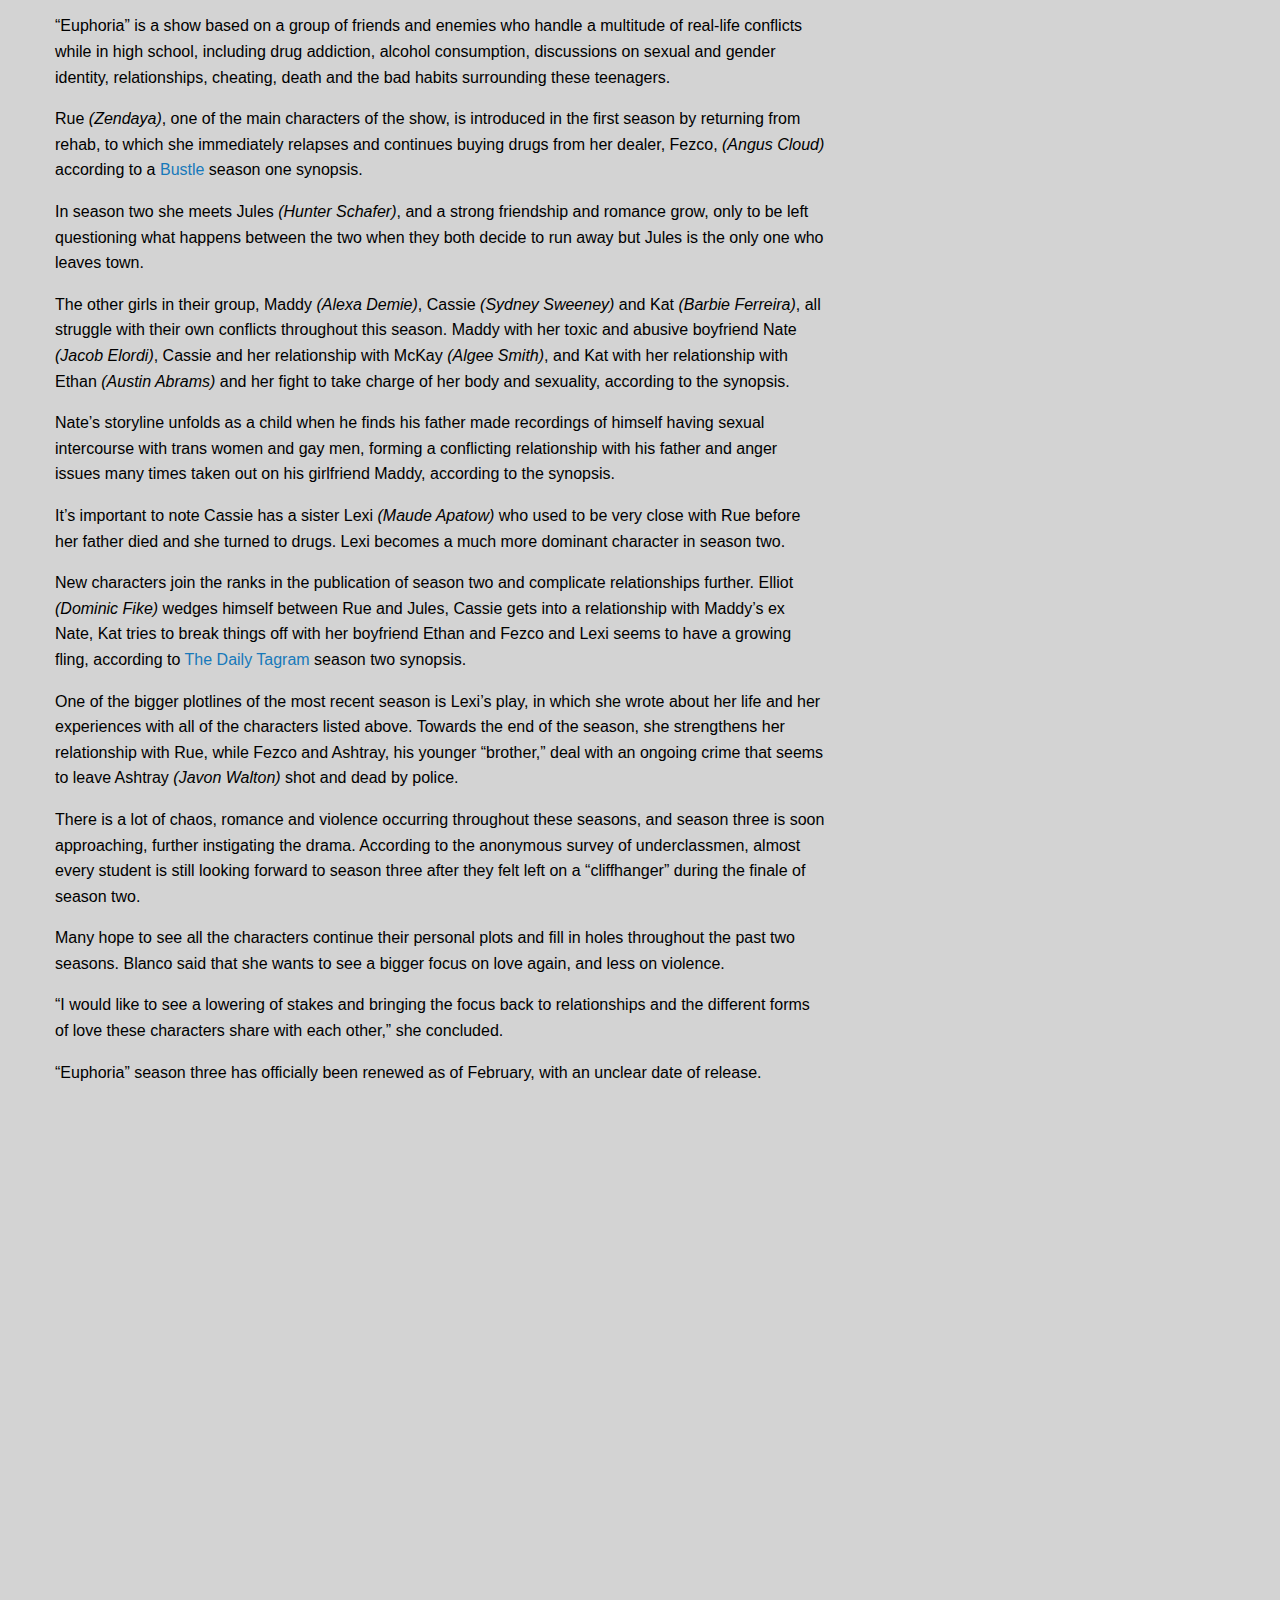
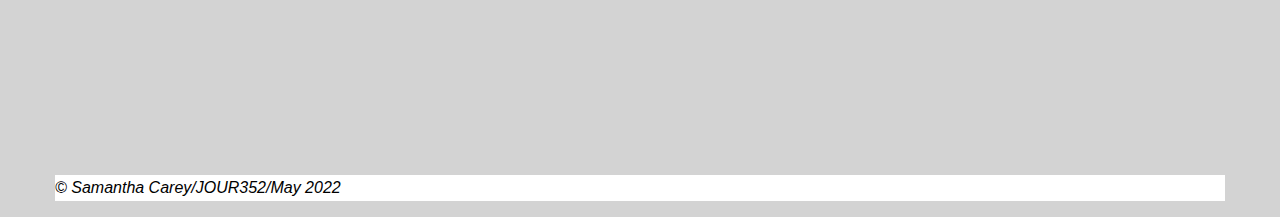
<file: FinalProject/index.html>
<!doctype html>
<html class="no-js" lang="en" dir="ltr">
  <head>
    <meta charset="utf-8">
    <meta http-equiv="x-ua-compatible" content="ie=edge">
    <meta name="viewport" content="width=device-width, initial-scale=1.0">

    <!--Primary Meta Tags-->
    <meta name="title" content="HBO’s “Euphoria” outreach among college students at the University of Maryland">
    <meta name="description" content="HBO’s “Euphoria” season two left many University of Maryland students apprehensive about the upcoming season three.">
    <title>HBO’s “Euphoria” outreach among college students at the University of Maryland</title>

    <!--Facebook Meta Tags-->
    <meta property="og:url" content="https://scarey15.github.io/j352/FinalBetaProject/index.html">
    <meta property="og:type" content="website">
    <meta property="og:title" content="HBO’s “Euphoria” outreach among college students at the University of Maryland">
    <meta property="og:description" content="HBO’s “Euphoria” season two left many University of Maryland students apprehensive about the upcoming season three.">
    <meta property="og:image" content="images/EuphoriaCover.jpg">

    <!--Twitter Meta Tags-->
    <meta name="twitter:card" content="summary_large_image">
    <meta property="twitter:url" content="https://scarey15.github.io/j352/FinalBetaProject/index.html">
    <meta name="twitter:title" content="HBO’s “Euphoria” outreach among college students at the University of Maryland">
    <meta name="twitter:description" content="HBO’s “Euphoria” season two left many University of Maryland students apprehensive about the upcoming season three.">
    <meta name="twitter:image" content="images/EuphoriaCover.jpg">

    <link rel="stylesheet" href="css/foundation.css">
    <link rel="stylesheet" href="css/app.css">

    <!--Google Font-->
    <link rel="preconnect" href="https://fonts.googleapis.com">
    <link rel="preconnect" href="https://fonts.gstatic.com" crossorigin>
    <link href="https://fonts.googleapis.com/css2?family=Noto+Serif&display=swap" rel="stylesheet">

  </head>
  <body>

<!--Headline-->
      <div class="grid-container">
      <div class="grid-x grid-padding-x">
      <div class="large-12 cell mainHeader">
        <h1>HBO’s “Euphoria” outreach among college students at the University of Maryland</h1>
<!--Byline-->
          <h4><em>By Samantha Carey</em></h2>

      </div>
    </div>

      <div class="grid-x grid-padding-x">
      <div class="large-8 medium-6 small-12 cell">
<!--Cover Photo-->
        <img src="images/EuphoriaCover1.jpg" border="1" alt="Roommates watching Euphoria" title="Roommates watching Euphoria" class="bigImage"><figcaption><em>Photo by Samantha Carey/Image on TV on HBO's "Euphoria"</em></figcaption>

        <br>
<!--Body Copy-->
        <p>HBO’s “Euphoria” season two left many University of Maryland students apprehensive about the upcoming season three.</p>

        <p>In an anonymous survey of many underclassmen at the University of Maryland, ranging from journalism majors to neuroscience majors, 72.2% watched both seasons. When it came down to comparing the two seasons, 44.4% preferred the first season over the second.</p>

        <p>One student wrote, “The first season was unique and something new in entertainment, and brought a new lens to high school in America.” “However, season two I thought was overly sexualized and too full of itself.”<p>

        <p>Grace Blanco, a sophomore biology major, said, “Season one was a lot to take in, but through the pain, it still had this sense of slight innocence and hope around it, but all that was dashed away in season two and it felt more artificially driven by ramping up the stakes so much.”</p>
<!--Callout-->
        <div class="callout calloutStyle">“It did show the full story of how bad addiction can get which was the goal of the director, but I still think that the rest of the plot was driven by petty drama and then taken to the absolute extreme,” Blanco said.</div>

        <p>“Euphoria” is the second most-watched show behind “Game of Thrones,” with season two reaching more than double the viewership of season one, according to a <a href="https://variety.com/2022/tv/news/euphoria-season-2-finale-ratings-1235192015/" target="_blank">Variety</a> article. Compared to the first season of “Euphoria” released in the summer of 2019, the second season of “Euphoria” has exceeded viewership expectations and odds, according to a <a href="https://variety.com/2022/tv/news/euphoria-season-2-ratings-viewership-up-1235167603/" target="_blank">Variety</a> article.</p>

        <p>According to one of the <a href="https://variety.com/2022/tv/news/euphoria-season-2-finale-ratings-1235192015/" target="_blank">Variety</a> articles written by Jennifer Maas, compared to the 6.6 million viewers collected from the first season, the second season is reaching a whopping 19 million viewers in the U.S.</p>

        <p>Both seasons have followed the same release plan, where each week a new episode airs. Now, with HBO and HBO Max, audiences have more access to watch the show live.</p>

        <p>“Euphoria” is a show based on a group of friends and enemies who handle a multitude of real-life conflicts while in high school, including drug addiction, alcohol consumption, discussions on sexual and gender identity, relationships, cheating, death and the bad habits surrounding these teenagers.</p>

        <p>Rue <em>(Zendaya)</em>, one of the main characters of the show, is introduced in the first season by returning from rehab, to which she immediately relapses and continues buying drugs from her dealer, Fezco, <em>(Angus Cloud)</em> according to a <a href="https://www.bustle.com/entertainment/euphoria-season-1-recap" target="_blank">Bustle</a> season one synopsis.</p>

        <p>In season two she meets Jules <em>(Hunter Schafer)</em>, and a strong friendship and romance grow, only to be left questioning what happens between the two when they both decide to run away but Jules is the only one who leaves town.</p>

        <p>The other girls in their group, Maddy <em>(Alexa Demie)</em>, Cassie <em>(Sydney Sweeney)</em> and Kat <em>(Barbie Ferreira)</em>, all struggle with their own conflicts throughout this season. Maddy with her toxic and abusive boyfriend Nate <em>(Jacob Elordi)</em>, Cassie and her relationship with McKay <em>(Algee Smith)</em>, and Kat with her relationship with Ethan <em>(Austin Abrams)</em> and her fight to take charge of her body and sexuality, according to the synopsis.</p> 

        <p>Nate’s storyline unfolds as a child when he finds his father made recordings of himself having sexual intercourse with trans women and gay men, forming a conflicting relationship with his father and anger issues many times taken out on his girlfriend Maddy, according to the synopsis.</p>

        <p>It’s important to note Cassie has a sister Lexi <em>(Maude Apatow)</em> who used to be very close with Rue before her father died and she turned to drugs. Lexi becomes a much more dominant character in season two.</p>

        <p>New characters join the ranks in the publication of season two and complicate relationships further. Elliot <em>(Dominic Fike)</em> wedges himself between Rue and Jules, Cassie gets into a relationship with Maddy’s ex Nate, Kat tries to break things off with her boyfriend Ethan and Fezco and Lexi seems to have a growing fling, according to <a href="https://dailytargum.com/article/2022/03/your-euphoria-season-2-recap-shaky-script-saved-by-flawless-performances" target="_blank">The Daily Tagram</a> season two synopsis.</p> 

        <p>One of the bigger plotlines of the most recent season is Lexi’s play, in which she wrote about her life and her experiences with all of the characters listed above. Towards the end of the season, she strengthens her relationship with Rue, while Fezco and Ashtray, his younger “brother,” deal with an ongoing crime that seems to leave Ashtray <em>(Javon Walton)</em> shot and dead by police.</p> 

        <p>There is a lot of chaos, romance and violence occurring throughout these seasons, and season three is soon approaching, further instigating the drama. According to the anonymous survey of underclassmen, almost every student is still looking forward to season three after they felt left on a “cliffhanger” during the finale of season two.</p>

        <p>Many hope to see all the characters continue their personal plots and fill in holes throughout the past two seasons. Blanco said that she wants to see a bigger focus on love again, and less on violence.</p> 

        <p>“I would like to see a lowering of stakes and bringing the focus back to relationships and the different forms of love these characters share with each other,” she concluded.<p> 

        <p>“Euphoria” season three has officially been renewed as of February, with an unclear date of release.</p>

      </div>

        <div class="large-4 medium-6 small-12 cell sidebar">

        <div class="responsive-embed widescreen">
<!--Juxtapose of Rue-->
          <iframe frameborder="0" class="juxtapose" width="100%" height="365" src="https://cdn.knightlab.com/libs/juxtapose/latest/embed/index.html?uid=2cb69c10-cb16-11ec-b5bb-6595d9b17862"></iframe>
        </div>
<!--Infographics-->
        <div class="infogram-embed" data-id="41d60a42-b057-4590-970e-fc1a93be680e" data-type="interactive" data-title="Euphoria Graphic #1"></div><script>!function(e,i,n,s){var t="InfogramEmbeds",d=e.getElementsByTagName("script")[0];if(window[t]&&window[t].initialized)window[t].process&&window[t].process();else if(!e.getElementById(n)){var o=e.createElement("script");o.async=1,o.id=n,o.src="https://e.infogram.com/js/dist/embed-loader-min.js",d.parentNode.insertBefore(o,d)}}(document,0,"infogram-async");</script><div style="padding:8px 0;font-family:Arial!important;font-size:13px!important;line-height:15px!important;text-align:center;border-top:1px solid #dadada;margin:0 30px"><a href="https://infogram.com/41d60a42-b057-4590-970e-fc1a93be680e" style="color:#989898!important;text-decoration:none!important;" target="_blank">Viewership</a><br><a href="https://infogram.com" style="color:#989898!important;text-decoration:none!important;" target="_blank" rel="nofollow">Infogram</a></div>

        <div class="infogram-embed" data-id="2324021a-a80c-4603-86e9-d98dca860c38" data-type="interactive" data-title="Euphoria Graphic. #2"></div><script>!function(e,i,n,s){var t="InfogramEmbeds",d=e.getElementsByTagName("script")[0];if(window[t]&&window[t].initialized)window[t].process&&window[t].process();else if(!e.getElementById(n)){var o=e.createElement("script");o.async=1,o.id=n,o.src="https://e.infogram.com/js/dist/embed-loader-min.js",d.parentNode.insertBefore(o,d)}}(document,0,"infogram-async");</script><div style="padding:8px 0;font-family:Arial!important;font-size:13px!important;line-height:15px!important;text-align:center;border-top:1px solid #dadada;margin:0 30px"><a href="https://infogram.com/2324021a-a80c-4603-86e9-d98dca860c38" style="color:#989898!important;text-decoration:none!important;" target="_blank">Preference</a><br><a href="https://infogram.com" style="color:#989898!important;text-decoration:none!important;" target="_blank" rel="nofollow">Infogram</a></div>

        <div class="infogram-embed" data-id="e3b55179-0c31-44b2-bf89-7f95df62ecb2" data-type="interactive" data-title="Euphoria Graphic #3"></div><script>!function(e,i,n,s){var t="InfogramEmbeds",d=e.getElementsByTagName("script")[0];if(window[t]&&window[t].initialized)window[t].process&&window[t].process();else if(!e.getElementById(n)){var o=e.createElement("script");o.async=1,o.id=n,o.src="https://e.infogram.com/js/dist/embed-loader-min.js",d.parentNode.insertBefore(o,d)}}(document,0,"infogram-async");</script><div style="padding:8px 0;font-family:Arial!important;font-size:13px!important;line-height:15px!important;text-align:center;border-top:1px solid #dadada;margin:0 30px"><a href="https://infogram.com/e3b55179-0c31-44b2-bf89-7f95df62ecb2" style="color:#989898!important;text-decoration:none!important;" target="_blank">Favorites</a><br><a href="https://infogram.com" style="color:#989898!important;text-decoration:none!important;" target="_blank" rel="nofollow">Infogram</a></div>
<!--Sidebar Body Copy-->
        <h4><em>Honorable Mentions:</em></h4>
        <ul>
          <li>Most disliked character was <em>Nate Jacobs.</em></li>
          <li>Many people could relate to <em>Lexi.</em></li>
          <li><div class="callout calloutStyle">"I felt the most similar to her (Lexi) because I am also someone that has struggled to stand up for myself and tends to be a little bit on the quieter side."</div></li>
          <li>Some people also felt like <em>Maddy</em>, hoping to show some of her super confident energy and loyalty to her friends.</li>
        </ul>

        </div>
      </div>
<!--Timeline-->
      <div class="large-12 cell">
        <div class="responsive-embed widescreen">
          <iframe src='https://cdn.knightlab.com/libs/timeline3/latest/embed/index.html?source=1c-9DqL2eG9gEXUckIsLGEp4d8kRVl3FM6f5czQZ6mzE&font=Default&lang=en&initial_zoom=2&height=650' width='100%' height='650' webkitallowfullscreen mozallowfullscreen allowfullscreen frameborder='0'></iframe>
        </div>
      </div>

      <div class="large-12 cell footer">
<!--Footer-->
          <p><em>© Samantha Carey/JOUR352/May 2022</em></p>
      </div>



</div>
</div>

</div>
</div>

    <script src="js/vendor/jquery.js"></script>
    <script src="js/vendor/what-input.js"></script>
    <script src="js/vendor/foundation.js"></script>
    <script src="js/app.js"></script>
  </body>
</html>
</file>
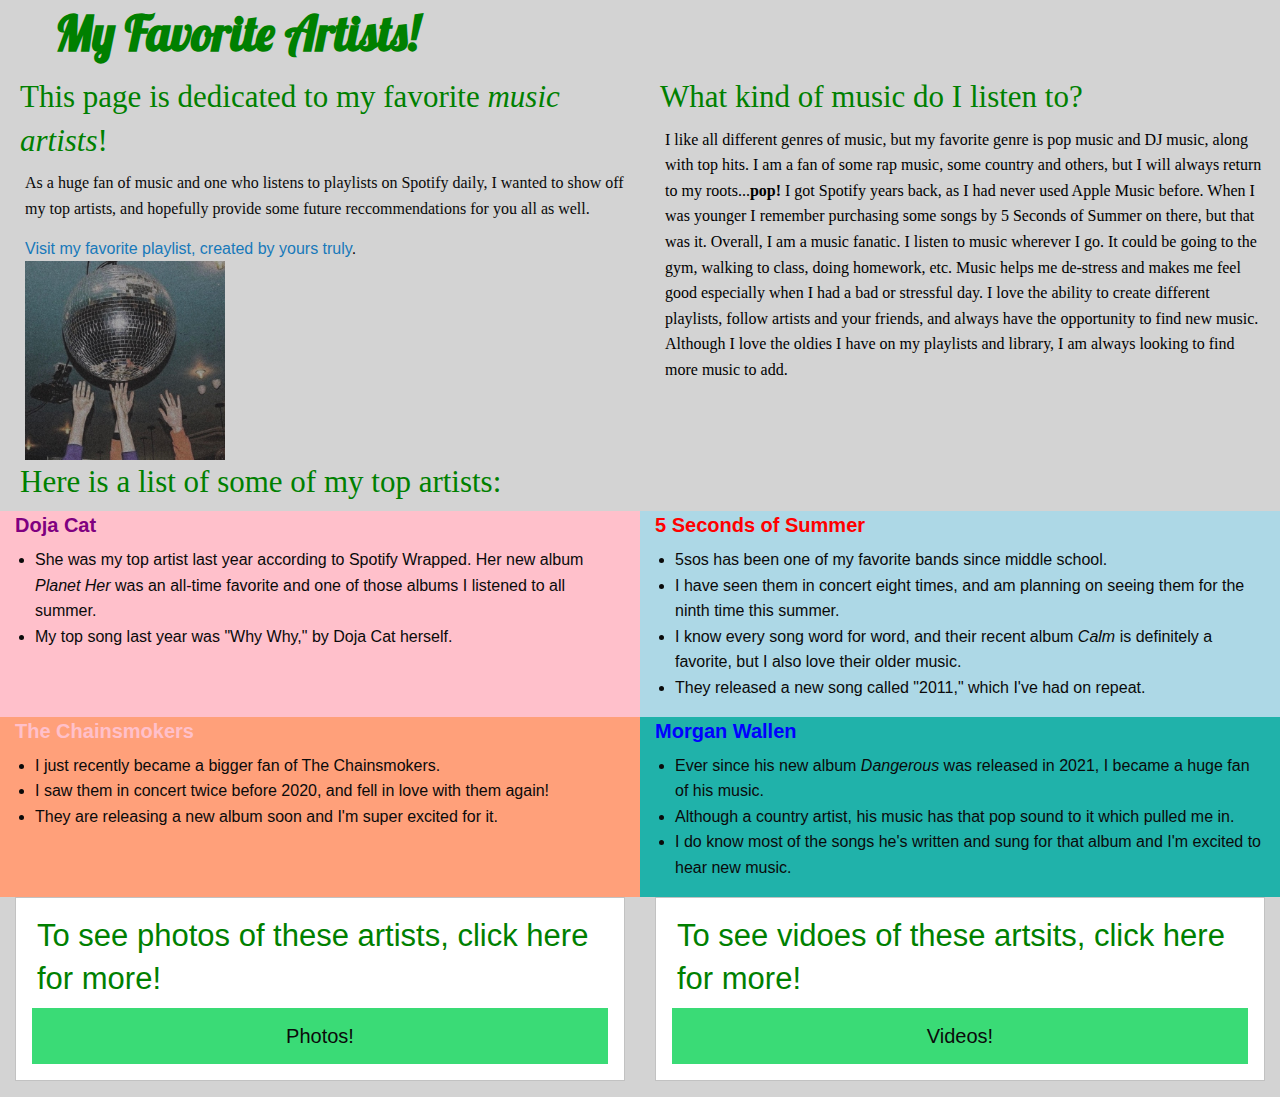
<file: foundationfansite/index.html>
<!doctype html>
<html class="no-js" lang="en" dir="ltr">
  <head>
    <meta charset="utf-8">
    <meta http-equiv="x-ua-compatible" content="ie=edge">
    <meta name="viewport" content="width=device-width, initial-scale=1.0">
    <title>My Favorite Artists!</title>
    <link rel="stylesheet" href="css/foundation.css">
    <link rel="stylesheet" href="css/app.css">

    <link rel="preconnect" href="https://fonts.googleapis.com">
    <link rel="preconnect" href="https://fonts.gstatic.com" crossorigin>
    <link href="https://fonts.googleapis.com/css2?family=Festive&family=Lobster&display=swap" rel="stylesheet">

  </head>


<body>
    <div class="grid-container">
      <div class="grid-x grid-padding-x">
        <div class="large-12 cell mainHeader">
          <h1>My Favorite Artists!</h1>
        </div>
      </div>
</div>

      <div class="grid-x grid-padding-x">
        <div class="large-6 cell">
            <h3><font face="times">This page is dedicated to my favorite <em>music artists</em>!</font></h3>
            <p><font face="times">As a huge fan of music and one who listens to playlists on Spotify daily, I wanted to show off my top artists, and hopefully provide some future reccommendations for you all as well.</font></p>
            <a href="https://open.spotify.com/playlist/4vv4BSv99A8UI6866rDHF0?si=qPbzJrduQwmxTmcml4u2iQ
https://open.spotify.com/playlist/4vv4BSv99A8UI6866rDHF0?si=qPbzJrduQwmxTmcml4u2iQ" target="_blank">Visit my favorite playlist, created by yours truly</a>.
<div class="photo">
<a href="https://open.spotify.com/playlist/4vv4BSv99A8UI6866rDHF0?si=qPbzJrduQwmxTmcml4u2iQ
https://open.spotify.com/playlist/4vv4BSv99A8UI6866rDHF0?si=qPbzJrduQwmxTmcml4u2iQ" target="_blank"><img src="images/PlaylistProfilePic.jpg" alt="Playlist Profile Pic" title="Playlist Profile Pic" width="200" height="200"></a></div>
</div>
          <div class="large-6 cell">
            <h3><font face="times">What kind of music do I listen to?</font></font></h3>
            <p><font face="times"><font color="black">I like all different genres of music, but my favorite genre is pop music and DJ music, along with top hits. I am a fan of some rap music, some country and others, but I will always return to my roots...<strong>pop!</strong> I got Spotify years back, as I had never used Apple Music before. When I was younger I remember purchasing some songs by 5 Seconds of Summer on there, but that was it. Overall, I am a music fanatic. I listen to music wherever I go. It could be going to the gym, walking to class, doing homework, etc. Music helps me de-stress and makes me feel good especially when I had a bad or stressful day. I love the ability to create different playlists, follow artists and your friends, and always have the opportunity to find new music. Although I love the oldies I have on my playlists and library, I am always looking to find more music to add.</font></font></p>
          </div>
        </div>
      <div class="grid-x grid-padding-x">
        <div class="large-12 cell">
        <h3><font face="times">Here is a list of some of my top artists:</font></h3>
      </div>
    </div>

    <div class="grid-x grid-padding-x">
    <div class="medium-6 cell dojacat">
     <h5><font color="purple"><strong>Doja Cat</strong></font></h5>
    <ul>
      <li>She was my top artist last year according to Spotify Wrapped. Her new album <em>Planet Her</em> was an all-time favorite and one of those albums I listened to all summer.</li>
      <li>My top song last year was "Why Why," by Doja Cat herself.</li>
    </ul>
  </ol>
</div>
    <div class="medium-6 cell fivesos">
      <h5><font color="red"><strong>5 Seconds of Summer</strong></font></h5>
    <ul>
      <li>5sos has been one of my favorite bands since middle school.</li>
      <li>I have seen them in concert eight times, and am planning on seeing them for the ninth time this summer.</li>
      <li>I know every song word for word, and their recent album <em>Calm</em> is definitely a favorite, but I also love their older music.</li>
      <li>They released a new song called "2011," which I've had on repeat.</li>
    </ul>
  </ol>
</div>
  </div>
  </div>

  <div class="grid-x grid-padding-x">
  <div class="medium-6 cell chainsmokers">
    <h5><font color="pink"><strong>The Chainsmokers</strong></font></h5>
    <ul>
      <li>I just recently became a bigger fan of The Chainsmokers.</li>
      <li>I saw them in concert twice before 2020, and fell in love with them again!</li>
      <li>They are releasing a new album soon and I'm super excited for it.</li>
    </ul>
  </div>
    <div class="medium-6 cell morgan">
      <h5><font color="blue"><strong>Morgan Wallen</strong></font></h5>
    <ul>
      <li>Ever since his new album <em>Dangerous</em> was released in 2021, I became a huge fan of his music.</li>
      <li>Although a country artist, his music has that pop sound to it which pulled me in.</li>
      <li>I do know most of the songs he's written and sung for that album and I'm excited to hear new music.</li>
    </ul>
  </div>
</div>

<div class="grid-x grid-padding-x">
<div class="medium-6 cell">
  <div class="callout">
    <h3>To see photos of these artists, click here for more!</h3>
    <a href="photos.html" target="_blank" class="button success large expanded">Photos!</a>

</div>
</div>

<div class="medium-6 cell">
  <div class="callout">
    <h3>To see vidoes of these artsits, click here for more!</h3>
    <a href="videos.html" target="_blank" class="button success large expanded">Videos!</a>
</div>
</div>
</div>




    <script src="js/vendor/jquery.js"></script>
    <script src="js/vendor/what-input.js"></script>
    <script src="js/vendor/foundation.js"></script>
    <script src="js/app.js"></script>
  </body>
</html>
</file>
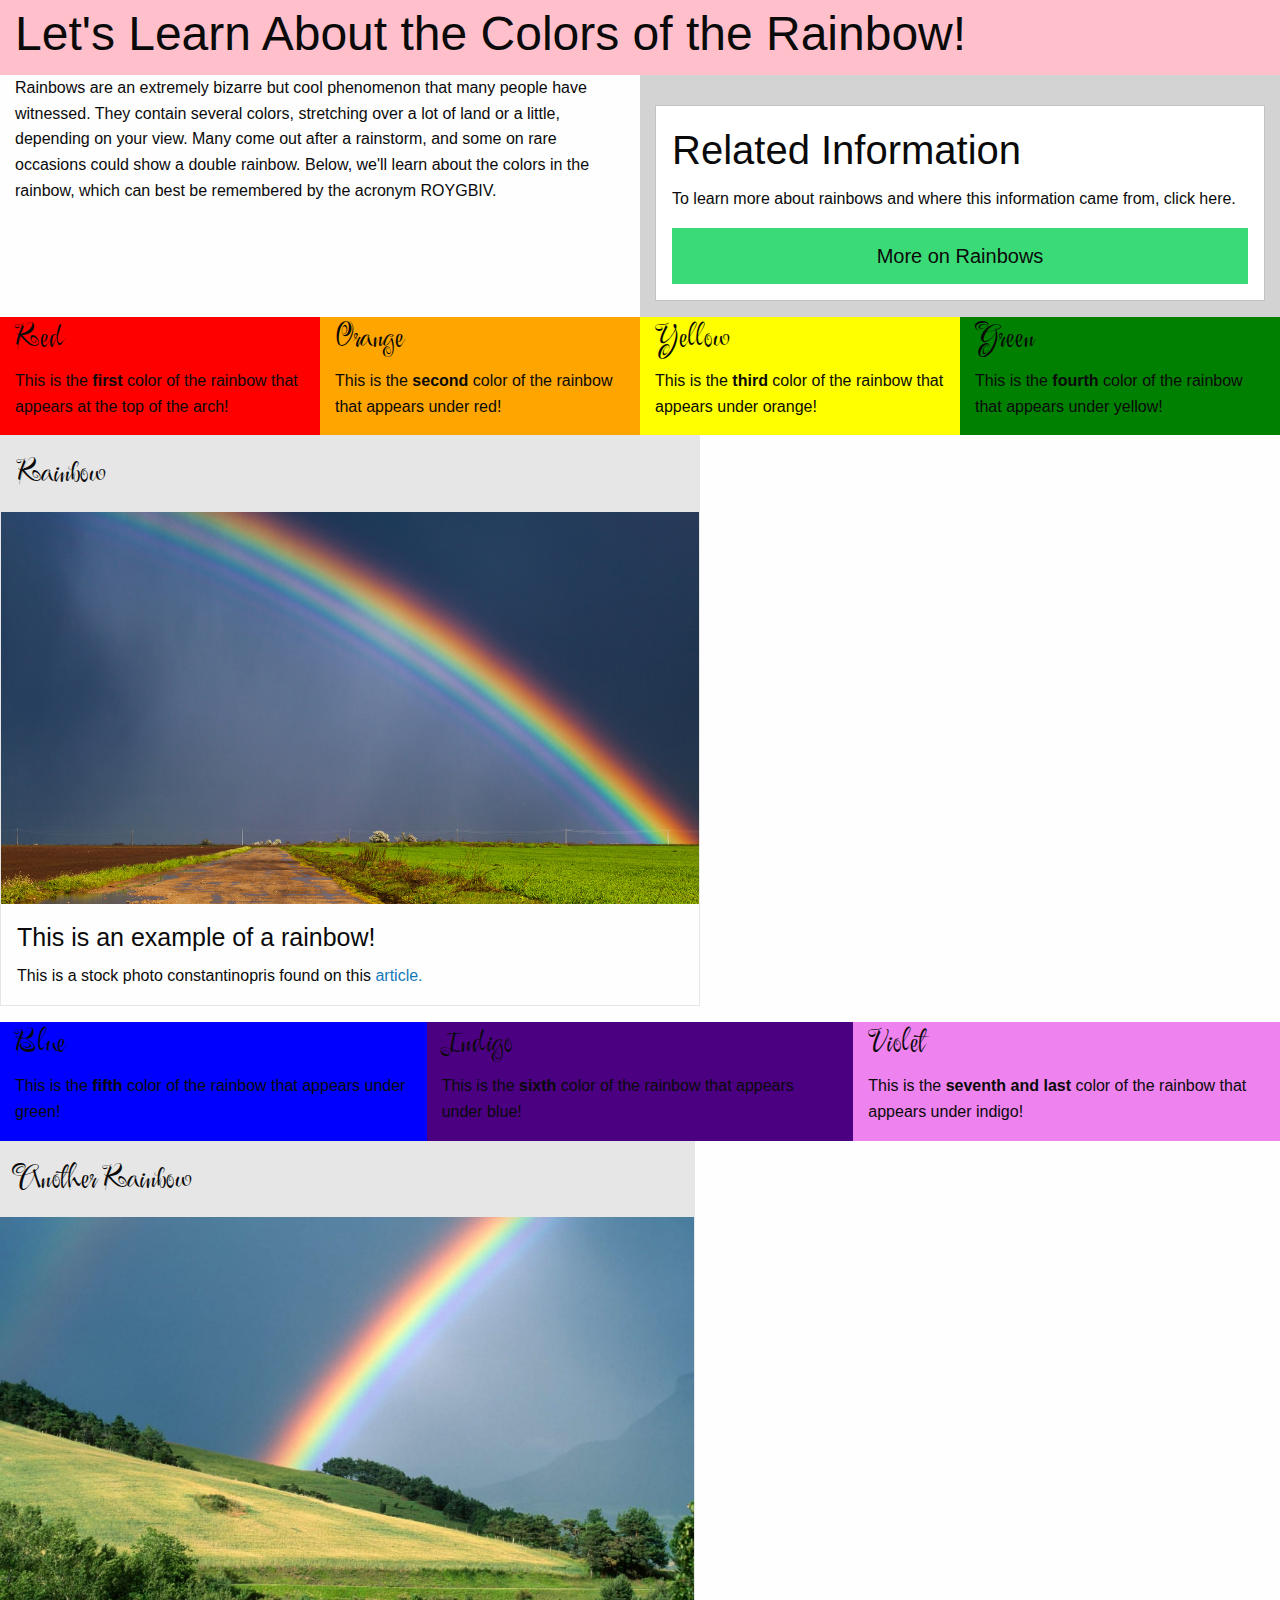
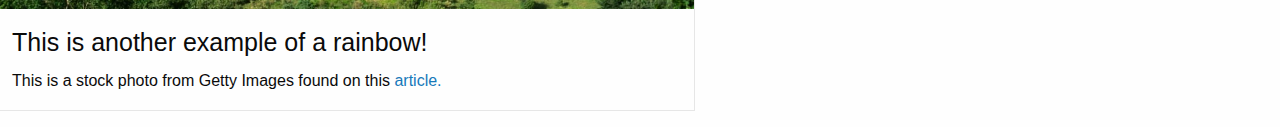
<file: foundationStarter/index.html>
<!doctype html>
<html class="no-js" lang="en" dir="ltr">
  <head>
    <meta charset="utf-8">
    <meta http-equiv="x-ua-compatible" content="ie=edge">
    <meta name="viewport" content="width=device-width, initial-scale=1.0">
    <title>Colors of the Rainbow!</title>
    <link rel="stylesheet" href="css/foundation.css">
    <link rel="stylesheet" href="css/app.css">
    <link rel="preconnect" href="https://fonts.googleapis.com">
<link rel="preconnect" href="https://fonts.gstatic.com" crossorigin>
<link href="https://fonts.googleapis.com/css2?family=Dancing+Script:wght@700&family=Festive&display=swap" rel="stylesheet">
  </head>
  <body>
    
<div class="container">
<div class="grid-x grid-padding-x">
  <div class="large-12 cell mainHeader">
<h1>Let's Learn About the Colors of the Rainbow!</h1>
</div>

<div class="large-6 medium-12 small-12 cell">
<p>Rainbows are an extremely bizarre but cool phenomenon that many people have witnessed. They contain several colors, stretching over a lot of land or a little, depending on your view. Many come out after a rainstorm, and some on rare occasions could show a double rainbow. Below, we'll learn about the colors in the rainbow, which can best be remembered by the acronym ROYGBIV.</p>

</div>

<div class="large-6 medium-12 small-12 cell sidebar">

<div class="callout calloutStyle">
  <h2>Related Information</h2>
  <p>To learn more about rainbows and where this information came from, click here.</p>

  <a href="https://www.tomostudio.com/colors-of-the-rainbow-in-order/" target="_blank" class="button success large expanded">More on Rainbows</a>

</div>

</div>
</div>


<div class="grid-x grid-padding-x">
<div class="medium-3 cell box1">
<h3>Red</h3>
<p>This is the <strong>first</strong> color of the rainbow that appears at the top of the arch!</p>
</div>
<div class="medium-3 cell box2">
  <h3>Orange</h3>
  <p>This is the <strong>second</strong> color of the rainbow that appears under red!</p>
</div>
<div class="medium-3 cell box3">
  <h3>Yellow</h3>
  <p>This is the <strong>third</strong> color of the rainbow that appears under orange!</p>
</div>
<div class="medium-3 cell box4">
  <h3>Green</h3>
  <p>This is the <strong>fourth</strong> color of the rainbow that appears under yellow!</p>
</div>
</div>

<div class="card" style="width: 700px;">
  <div class="card-divider">
    <h3>Rainbow</h3>
  </div>
  <img src="images/rainbow.jpg">
  <div class="card-section">
    <h4>This is an example of a rainbow!</h4>
    <p>This is a stock photo constantinopris found on this <a href="https://www.timeanddate.com/astronomy/rainbow.html" target="_blank">article.</a></p>
  </div>
</div>

<div class="grid-x grid-padding-x">
<div class="medium-4 cell box5">
<h3>Blue</h3>
<p>This is the <strong>fifth</strong> color of the rainbow that appears under green!</p>
</div>
<div class="medium-4 cell box6">
<h3>Indigo</h3>
<p>This is the <strong>sixth</strong> color of the rainbow that appears under blue!</p>
</div>
<div class="medium-4 cell box7">
<h3>Violet</h3>
<p>This is the <strong>seventh and last</strong> color of the rainbow that appears under indigo!</p>
</div>

<div class="grid-x grid-padding-x">
<div class="card arainbow" style="width: 700px;">
  <div class="card-divider">
    <h3>Another Rainbow</h3>
  </div>
  <img src="images/rainbow3.jpg">
  <div class="card-section">
    <h4>This is another example of a rainbow!</h4>
    <p>This is a stock photo from Getty Images found on this <a href="https://www.mentalfloss.com/article/652449/why-no-two-people-see-same-rainbow" target="_blank" target="_blank">article.</a></p>
  </div>
</div>


</div>

    <script src="js/vendor/jquery.js"></script>
    <script src="js/vendor/what-input.js"></script>
    <script src="js/vendor/foundation.js"></script>
    <script src="js/app.js"></script>
  </body>
</html>
</file>
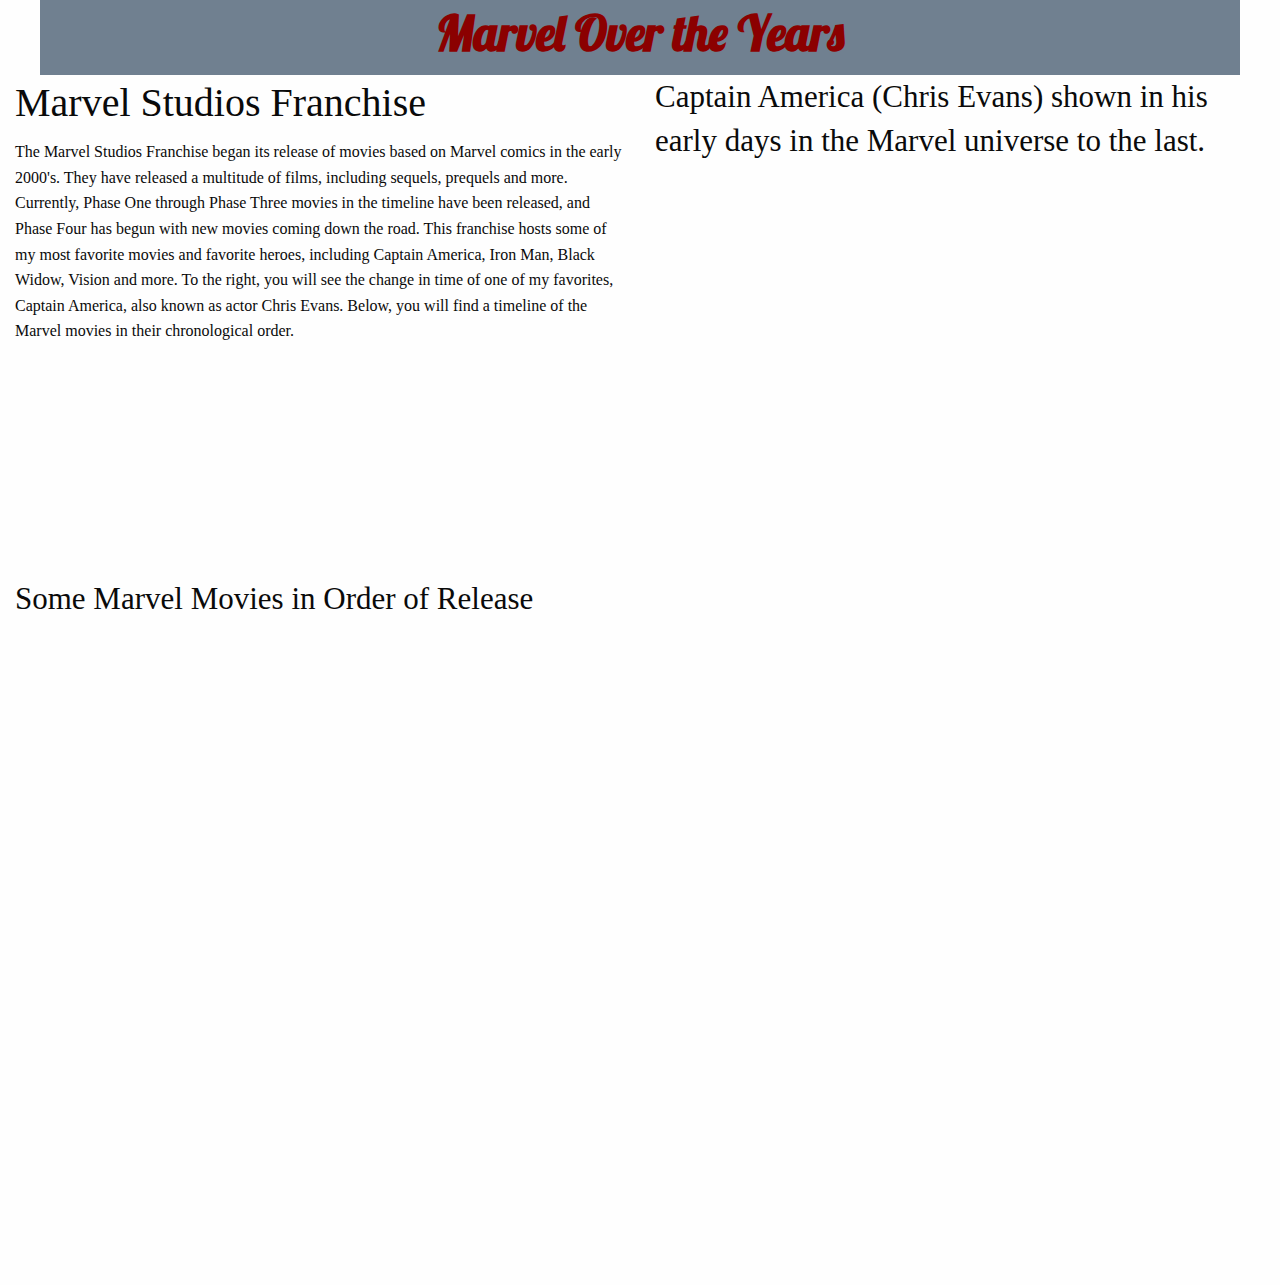
<file: KnightLabsTimelineandJuxtapose/index.html>
<!doctype html>
<html class="no-js" lang="en" dir="ltr">
  <head>
    <meta charset="utf-8">
    <meta http-equiv="x-ua-compatible" content="ie=edge">
    <meta name="viewport" content="width=device-width, initial-scale=1.0">
    <title>Marvel Over the Years</title>
    <link rel="stylesheet" href="css/foundation.css">
    <link rel="stylesheet" href="css/app.css">

    <link rel="preconnect" href="https://fonts.googleapis.com">
    <link rel="preconnect" href="https://fonts.gstatic.com" crossorigin>
    <link href="https://fonts.googleapis.com/css2?family=Festive&family=Lobster&display=swap" rel="stylesheet">
  </head>
  <body>
    <div class="grid-container">
      <div class="grid-x grid-padding-x">
        <div class="large-12 cell mainHeader">
          <h1>Marvel Over the Years</h1>
        </div>
      </div>
</div>

      <div class="grid-x grid-padding-x">
        <div class="large-6 cell">
          <h2>Marvel Studios Franchise</h2>
          <p>The Marvel Studios Franchise began its release of movies based on Marvel comics in the early 2000's. They have released a multitude of films, including sequels, prequels and more. Currently, Phase One through Phase Three movies in the timeline have been released, and Phase Four has begun with new movies coming down the road. This franchise hosts some of my most favorite movies and favorite heroes, including Captain America, Iron Man, Black Widow, Vision and more. To the right, you will see the change in time of one of my favorites, Captain America, also known as actor Chris Evans. Below, you will find a timeline of the Marvel movies in their chronological order.</p>
        </div>
        <div class="large-6 cell">
          <h3>Captain America (Chris Evans) shown in his early days in the Marvel universe to the last.</h3>
          <iframe frameborder="0" class="juxtapose" width="100%" height="400" src="https://cdn.knightlab.com/libs/juxtapose/latest/embed/index.html?uid=a09c3c60-b14f-11ec-b5bb-6595d9b17862"></iframe>
        </div>
      </div>

      <div class="grid-x grid-padding-x">
        <div class="large-12 cell">
          <h3>Some Marvel Movies in Order of Release</h3>
          <iframe src='https://cdn.knightlab.com/libs/timeline3/latest/embed/index.html?source=1hZsRYJHrHe9Z3m81dGVTzq3VXR8yIWUwv4nJSKbAcD8&font=Default&lang=en&initial_zoom=2&height=650' width='100%' height='650' webkitallowfullscreen mozallowfullscreen allowfullscreen frameborder='0'></iframe>
        </div>
      </div>

          

    <script src="js/vendor/jquery.js"></script>
    <script src="js/vendor/what-input.js"></script>
    <script src="js/vendor/foundation.js"></script>
    <script src="js/app.js"></script>
  </body>
</html>
</file>
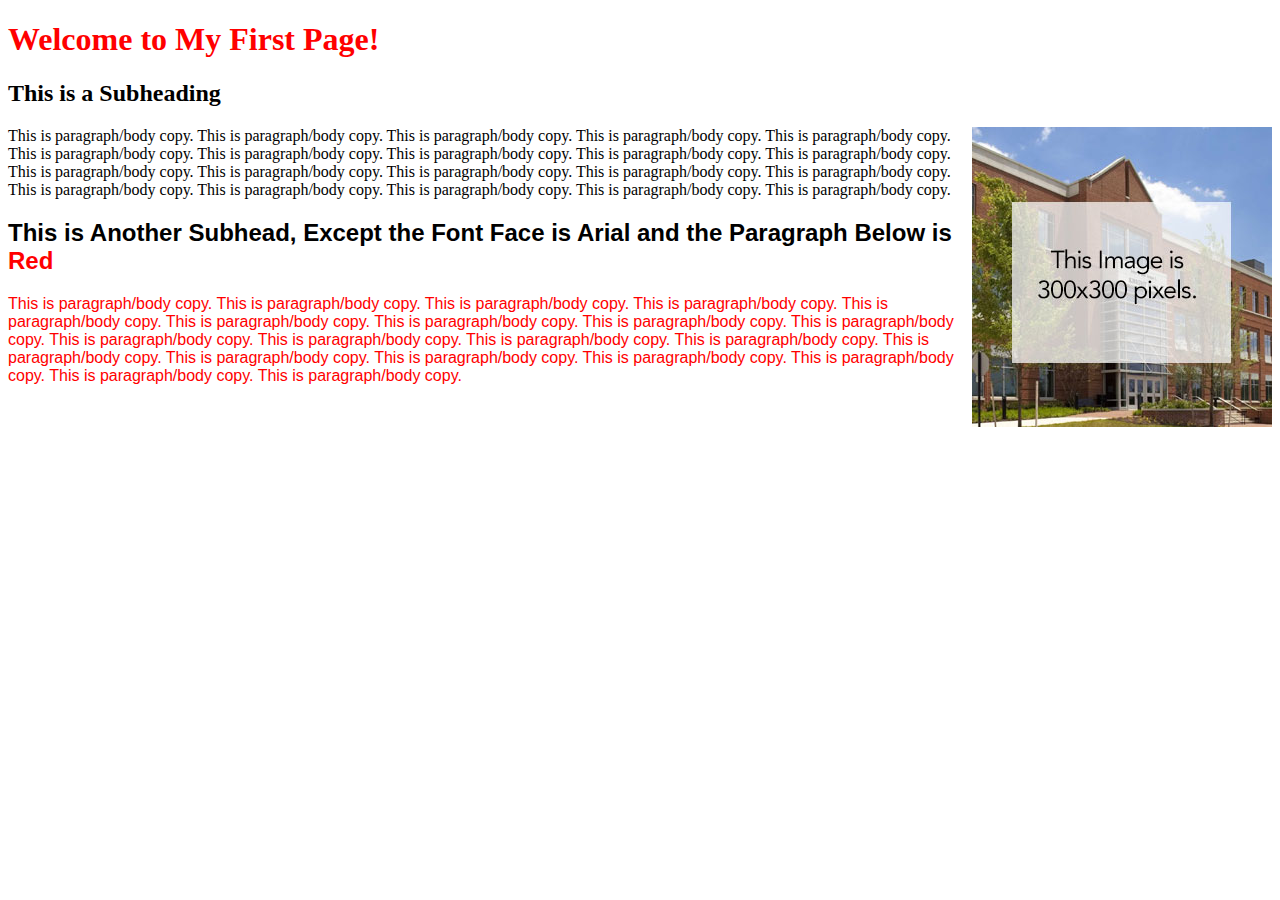
<file: StarterPage/index.html>
<!DOCTYPE html>
<!-- saved from url=(0063)https://gagannirula.github.io/spring2022/StarterPage/index.html -->
<html class="no-js" lang="en"><head><meta http-equiv="Content-Type" content="text/html; charset=UTF-8">

<meta http-equiv="x-ua-compatible" content="ie=edge">
<meta name="viewport" content="width=device-width, initial-scale=1.0">
<title>Welcome to My First Web Page</title>


</head>
<body>

<h1><font color="red">Welcome to My First Page!</font></h1>
<h2>This is a Subheading</h2>

<img src="images/merrill.jpg" align="right" border="0" alt="Merrill Image" title="Merrill Image">

<p>This is paragraph/body copy. This is paragraph/body copy. This is paragraph/body copy. This is paragraph/body copy. This is paragraph/body copy. This is paragraph/body copy. This is paragraph/body copy. This is paragraph/body copy. This is paragraph/body copy. This is paragraph/body copy. This is paragraph/body copy. This is paragraph/body copy. This is paragraph/body copy. This is paragraph/body copy. This is paragraph/body copy. This is paragraph/body copy. This is paragraph/body copy. This is paragraph/body copy. This is paragraph/body copy. This is paragraph/body copy.
</p>

<h2><font face="arial">This is Another Subhead, Except the Font Face is Arial and the Paragraph Below is <font color="red">Red</font></font></h2>

<p><font face="arial"><font color="red">This is paragraph/body copy. This is paragraph/body copy. This is paragraph/body copy. This is paragraph/body copy. This is paragraph/body copy. This is paragraph/body copy. This is paragraph/body copy. This is paragraph/body copy. This is paragraph/body copy. This is paragraph/body copy. This is paragraph/body copy. This is paragraph/body copy. This is paragraph/body copy. This is paragraph/body copy. This is paragraph/body copy. This is paragraph/body copy. This is paragraph/body copy. This is paragraph/body copy. This is paragraph/body copy. This is paragraph/body copy.</font></font></p>







</body></html>
</file>
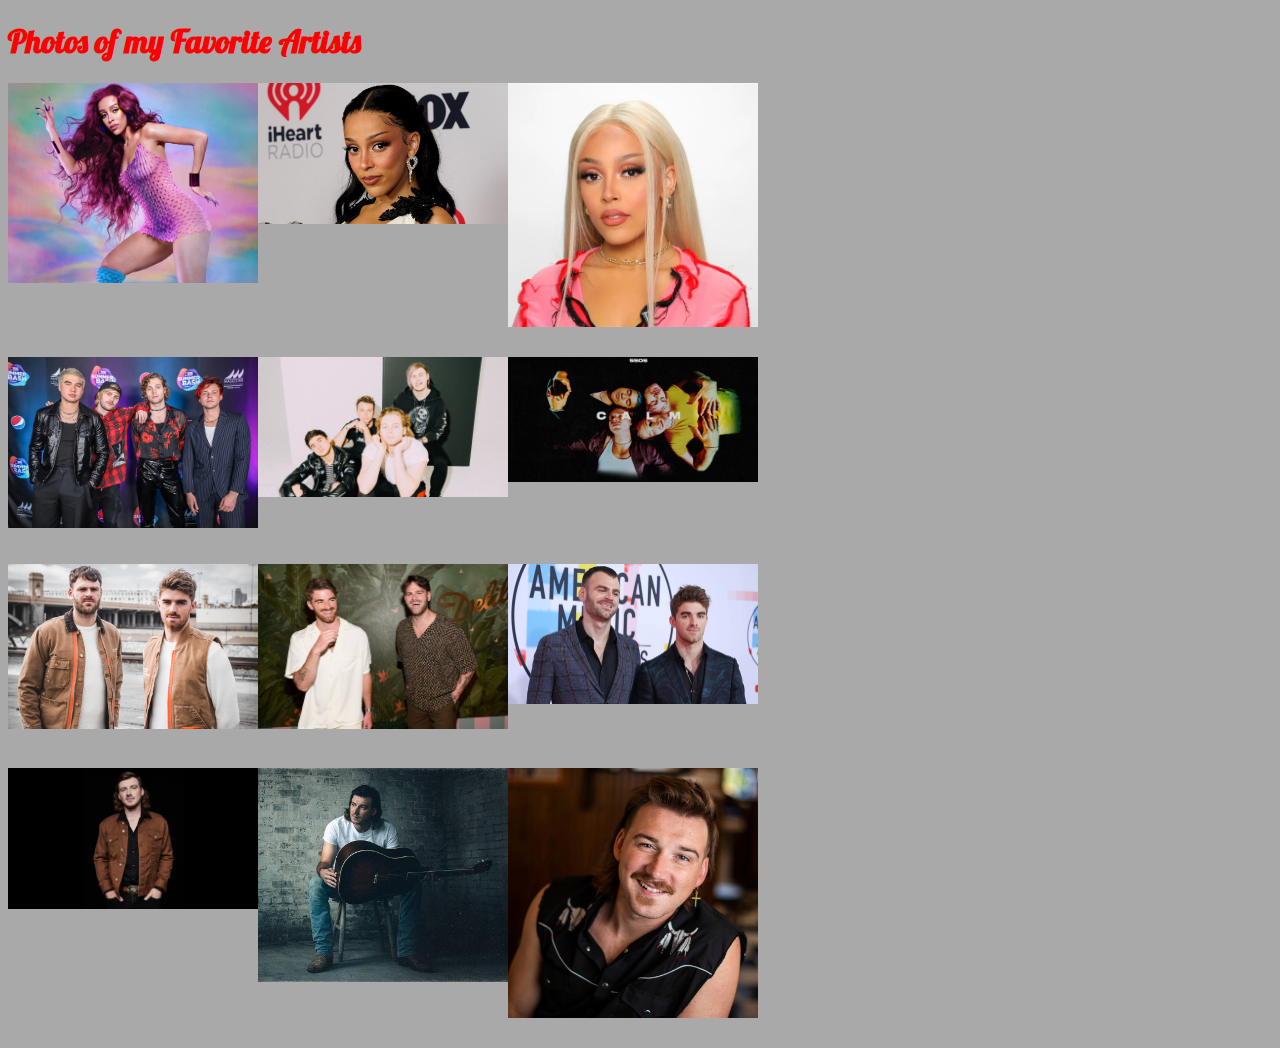
<file: fansite/fanphotos.html>
<!DOCTYPE html>
<!-- saved from url=(0063)https://gagannirula.github.io/spring2022/StarterPage/index.html -->
<html class="no-js" lang="en"><head><meta http-equiv="Content-Type" content="text/html; charset=UTF-8">

<meta http-equiv="x-ua-compatible" content="ie=edge">
<meta name="viewport" content="width=device-width, initial-scale=1.0">
<title>Photos of my Favorite Artists</title>

<link rel="stylesheet" type="text/css" href="css/fansitestyle.css">

<link rel="preconnect" href="https://fonts.googleapis.com">
<link rel="preconnect" href="https://fonts.gstatic.com" crossorigin>
<link href="https://fonts.googleapis.com/css2?family=Festive&family=Lobster&display=swap" rel="stylesheet">



</head>
<body>

<h1>Photos of my Favorite Artists</h1>

<p><img src="images/dojacat.jpg" alt="Doja Cat" title="Doja Cat" width="250" height="200" align="left">
<img src="images/dojacat2.jpg" alt="Doja Cat" title="Doja Cat" width="250" align="middle">
<img src="images/dojacat3.jpg" alt="Doja Cat" title="Doja Cat" width="250" align="left"></p>

<p><img src="images/5sos.jpg" alt="5 Seconds of Summer" title="5 Seconds of Summer" width="250" align="left">
<img src="images/5sos2.jpg" alt="5 Seconds of Summer" title="5 Seconds of Summer" width="250" align="left">
<img src="images/5sos3.jpg" alt="5 Seconds of Summer" title="5 Seconds of Summer" width="250" align="middle"></p>
<br><br>
<p><img src="images/chainsmokers.jpg" alt="The Chainsmokers" title="The Chainsmokers" width="250" align="left">
<img src="images/chainsmokers2.jpg" alt="The Chainsmokers" title="The Chainsmokers" width="250" align="left">
<img src="images/chainsmokers3.jpg" alt="The Chainsmokers" title="The Chainsmokers" width="250" align="middle"></p>
<br>
<p><img src="images/morgan.jpg" alt="Morgan Wallen" title="Morgan Wallen" width="250" align="left">
<img src="images/morgan2.jpg" alt="Morgan Wallen" title="Morgan Wallen" width="250" align="left">
<img src="images/morgan3.jpg" alt="Morgan Wallen" title="Morgan Wallen" width="250" align="middle"></p>





</body></html>
</file>
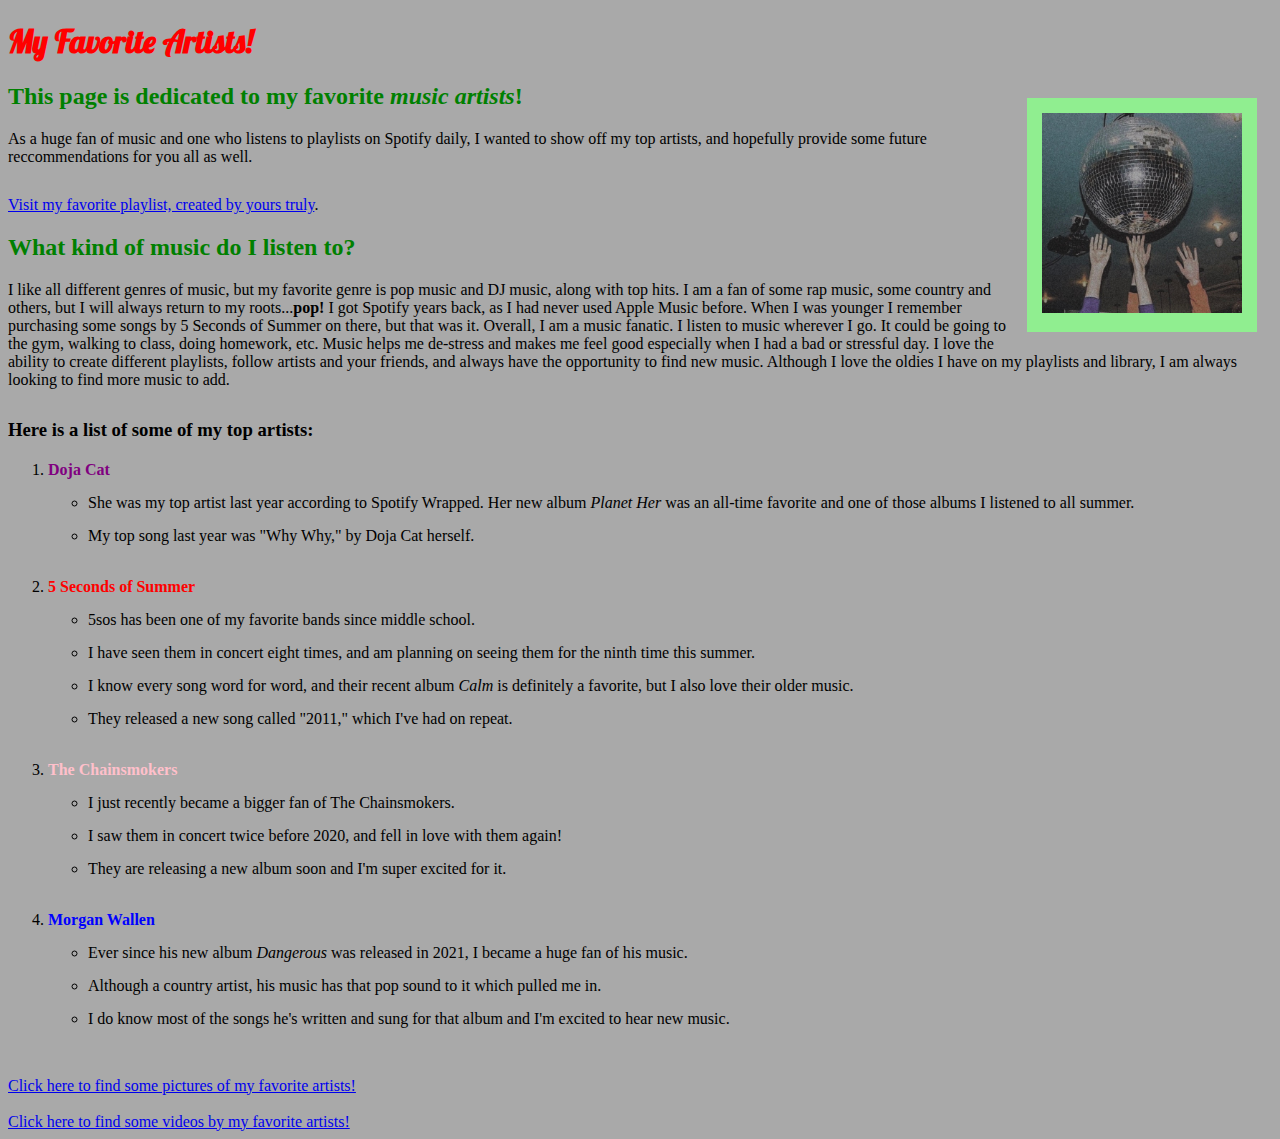
<file: fansite/fansite.html>
<!DOCTYPE html>
<!-- saved from url=(0063)https://gagannirula.github.io/spring2022/StarterPage/index.html -->
<html class="no-js" lang="en"><head><meta http-equiv="Content-Type" content="text/html; charset=UTF-8">

<meta http-equiv="x-ua-compatible" content="ie=edge">
<meta name="viewport" content="width=device-width, initial-scale=1.0">
<title>My Favorite Artists</title>

<link rel="stylesheet" type="text/css" href="css/fansitestyle.css">

<link rel="preconnect" href="https://fonts.googleapis.com">
<link rel="preconnect" href="https://fonts.gstatic.com" crossorigin>
<link href="https://fonts.googleapis.com/css2?family=Festive&family=Lobster&display=swap" rel="stylesheet">



</head>
<body>

<h1>My Favorite Artists!</h1>

<div class="photo">
<a href="https://open.spotify.com/playlist/4vv4BSv99A8UI6866rDHF0?si=qPbzJrduQwmxTmcml4u2iQ
https://open.spotify.com/playlist/4vv4BSv99A8UI6866rDHF0?si=qPbzJrduQwmxTmcml4u2iQ" target="_blank"><img src="images/PlaylistProfilePic.jpg" alt="Playlist Profile Pic" title="Playlist Profile Pic" width="200" height="200"></a></div>


<h2>This page is dedicated to my favorite <em>music artists</em>!</h2>

<p>As a huge fan of music and one who listens to playlists on Spotify daily, I wanted to show off my top artists, and hopefully provide some future reccommendations for you all as well.</p>

<a href="https://open.spotify.com/playlist/4vv4BSv99A8UI6866rDHF0?si=qPbzJrduQwmxTmcml4u2iQ
https://open.spotify.com/playlist/4vv4BSv99A8UI6866rDHF0?si=qPbzJrduQwmxTmcml4u2iQ" target="_blank">Visit my favorite playlist, created by yours truly</a>.

<h2><font face="times">What kind of music do I listen to?</font></font></h2>

<p><font face="times"><font color="black">I like all different genres of music, but my favorite genre is pop music and DJ music, along with top hits. I am a fan of some rap music, some country and others, but I will always return to my roots...<strong>pop!</strong> I got Spotify years back, as I had never used Apple Music before. When I was younger I remember purchasing some songs by 5 Seconds of Summer on there, but that was it. Overall, I am a music fanatic. I listen to music wherever I go. It could be going to the gym, walking to class, doing homework, etc. Music helps me de-stress and makes me feel good especially when I had a bad or stressful day. I love the ability to create different playlists, follow artists and your friends, and always have the opportunity to find new music. Although I love the oldies I have on my playlists and library, I am always looking to find more music to add.</font></font></p>

<h3>Here is a list of some of my top artists:</h3>

<ol>
	<li><font color="purple"><strong>Doja Cat</strong></font></li>
		<ul>
			<li>She was my top artist last year according to Spotify Wrapped. Her new album <em>Planet Her</em> was an all-time favorite and one of those albums I listened to all summer.</li>
			<li>My top song last year was "Why Why," by Doja Cat herself.</li>
			<br>
		</ul>
	<li><font color="red"><strong>5 Seconds of Summer</strong></font></li>
		<ul>
			<li>5sos has been one of my favorite bands since middle school.</li>
			<li>I have seen them in concert eight times, and am planning on seeing them for the ninth time this summer.</li>
			<li>I know every song word for word, and their recent album <em>Calm</em> is definitely a favorite, but I also love their older music.</li>
			<li>They released a new song called "2011," which I've had on repeat.</li>
			<br>
		</ul>
	<li><font color="pink"><strong>The Chainsmokers</strong></font></li>
		<ul>
			<li>I just recently became a bigger fan of The Chainsmokers.</li>
			<li>I saw them in concert twice before 2020, and fell in love with them again!</li>
			<li>They are releasing a new album soon and I'm super excited for it.</li>
			<br>

		</ul>
	<li><font color="blue"><strong>Morgan Wallen</strong></font></li>
		<ul>
			<li>Ever since his new album <em>Dangerous</em> was released in 2021, I became a huge fan of his music.</li>
			<li>Although a country artist, his music has that pop sound to it which pulled me in.</li>
			<li>I do know most of the songs he's written and sung for that album and I'm excited to hear new music.</li>
			<br>
		</ul>
</ol>

<a href="fanphotos.html" target="_blank">Click here to find some pictures of my favorite artists!</a>
<br><br>
<a href="fanvideos.html" target="_blank">Click here to find some videos by my favorite artists!</a>






</body></html>
</file>
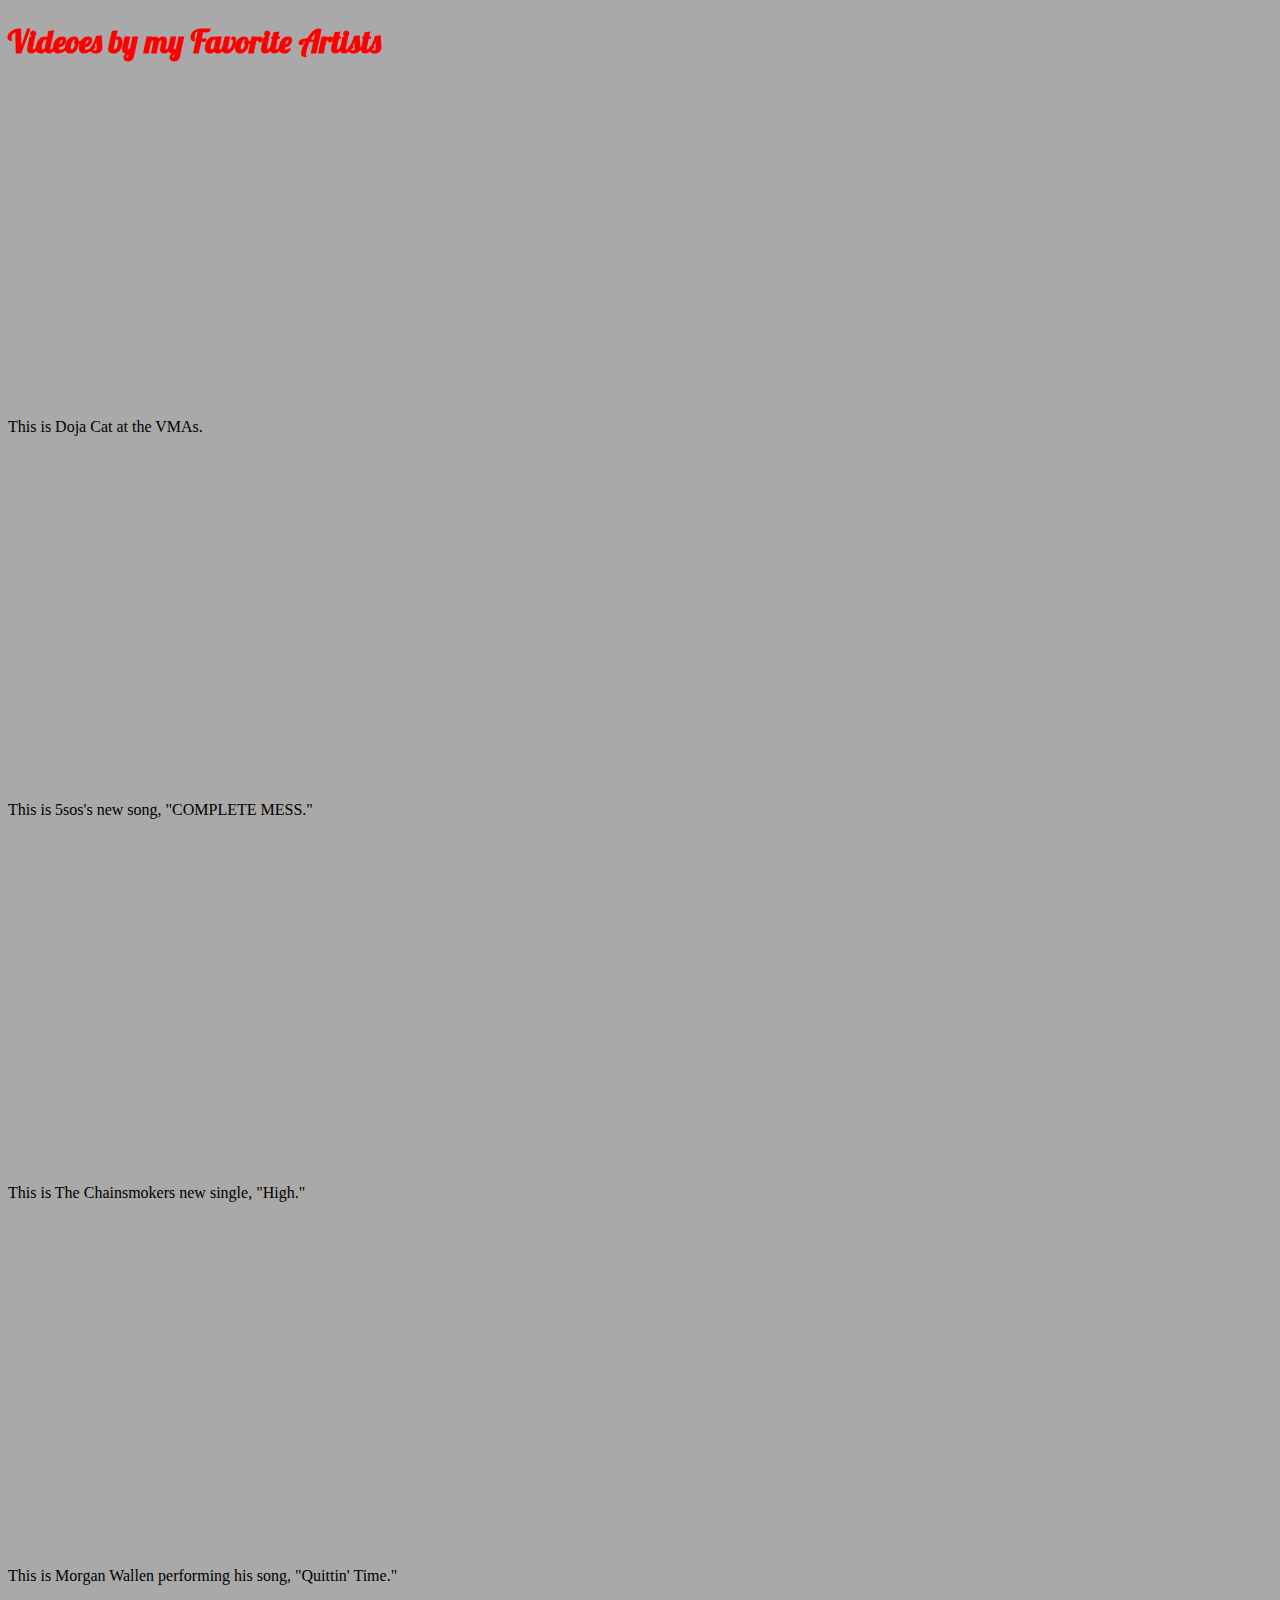
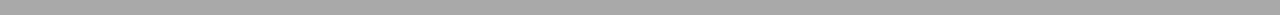
<file: fansite/fanvideos.html>
<!DOCTYPE html>
<!-- saved from url=(0063)https://gagannirula.github.io/spring2022/StarterPage/index.html -->
<html class="no-js" lang="en"><head><meta http-equiv="Content-Type" content="text/html; charset=UTF-8">

<meta http-equiv="x-ua-compatible" content="ie=edge">
<meta name="viewport" content="width=device-width, initial-scale=1.0">
<title>Videos by my Favorite Artists</title>

<link rel="stylesheet" type="text/css" href="css/fansitestyle.css">

<link rel="preconnect" href="https://fonts.googleapis.com">
<link rel="preconnect" href="https://fonts.gstatic.com" crossorigin>
<link href="https://fonts.googleapis.com/css2?family=Festive&family=Lobster&display=swap" rel="stylesheet">



</head>
<body>

<h1>Videoes by my Favorite Artists</h1>

<iframe width="560" height="315" src="https://www.youtube.com/embed/FIvS374wMuw" title="YouTube video player" frameborder="0" allow="accelerometer; autoplay; clipboard-write; encrypted-media; gyroscope; picture-in-picture" allowfullscreen></iframe>
<p>This is Doja Cat at the VMAs.</p>
<iframe width="560" height="315" src="https://www.youtube.com/embed/GoQ85cs5fk0" title="YouTube video player" frameborder="0" allow="accelerometer; autoplay; clipboard-write; encrypted-media; gyroscope; picture-in-picture" allowfullscreen></iframe>
<p>This is 5sos's new song, "COMPLETE MESS."</p>
<iframe width="560" height="315" src="https://www.youtube.com/embed/AfxsFsLhL04" title="YouTube video player" frameborder="0" allow="accelerometer; autoplay; clipboard-write; encrypted-media; gyroscope; picture-in-picture" allowfullscreen></iframe>
<p>This is The Chainsmokers new single, "High."</p>
<iframe width="560" height="315" src="https://www.youtube.com/embed/k9K3AMGSs4g" title="YouTube video player" frameborder="0" allow="accelerometer; autoplay; clipboard-write; encrypted-media; gyroscope; picture-in-picture" allowfullscreen></iframe>
<p>This is Morgan Wallen performing his song, "Quittin' Time."</p>



</body></html>
</file>
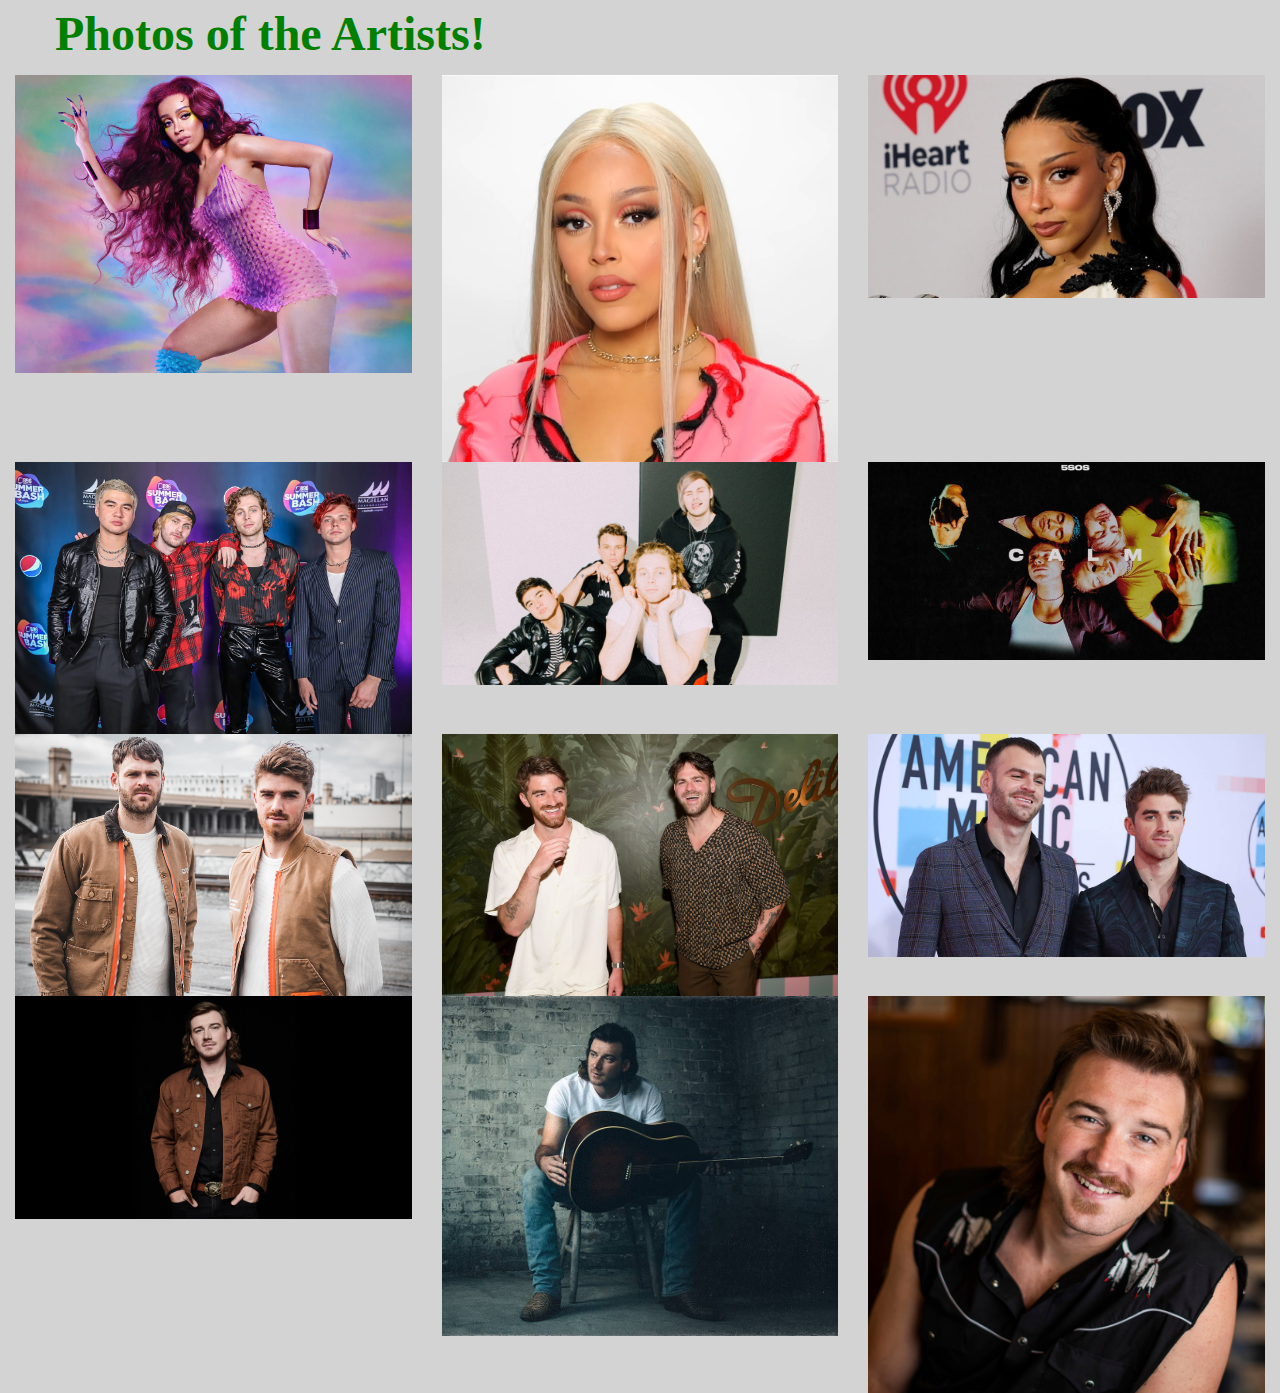
<file: foundationfansite/photos.html>
<!doctype html>
<html class="no-js" lang="en" dir="ltr">
  <head>
    <meta charset="utf-8">
    <meta http-equiv="x-ua-compatible" content="ie=edge">
    <meta name="viewport" content="width=device-width, initial-scale=1.0">
    <title>Photos of Artists</title>
    <link rel="stylesheet" href="css/foundation.css">
    <link rel="stylesheet" href="css/app.css">
  </head>
  <body>
    <div class="grid-container">
      <div class="grid-x grid-padding-x">
        <div class="large-12 cell">
          <h1>Photos of the Artists!</h1>
        </div>
      </div>
</div>

<div class="grid-x grid-padding-x">
  <div class="medium-4 cell">
    <div class="photo">
      <img src="images/dojacat.jpg">
    </div>
  </div>
  <div class="medium-4 cell">
    <div class="photo">
      <img src="images/dojacat2.jpg">
    </div>
  </div>
  <div class="medium-4 cell">
    <div class="photo">
      <img src="images/dojacat3.jpg">
    </div>
  </div>
</div>

<div class="grid-x grid-padding-x">
  <div class="medium-4 cell">
    <div class="photo">
      <img src="images/5sos.jpg">
    </div>
  </div>
  <div class="medium-4 cell">
    <div class="photo">
      <img src="images/5sos2.jpg">
    </div>
  </div>
  <div class="medium-4 cell">
    <div class="photo">
      <img src="images/5sos3.jpg">
    </div>
  </div>
</div>

<div class="grid-x grid-padding-x">
  <div class="medium-4 cell">
    <div class="photo">
      <img src="images/chainsmokers.jpg">
    </div>
  </div>
  <div class="medium-4 cell">
    <div class="photo">
      <img src="images/chainsmokers2.jpg">
    </div>
  </div>
  <div class="medium-4 cell">
    <div class="photo">
      <img src="images/chainsmokers3.jpg">
    </div>
  </div>
</div>

<div class="grid-x grid-padding-x">
  <div class="medium-4 cell">
    <div class="photo">
      <img src="images/morgan.jpg">
    </div>
  </div>
  <div class="medium-4 cell">
    <div class="photo">
      <img src="images/morgan2.jpg">
    </div>
  </div>
  <div class="medium-4 cell">
    <div class="photo">
      <img src="images/morgan3.jpg">
    </div>
  </div>
</div>

    <script src="js/vendor/jquery.js"></script>
    <script src="js/vendor/what-input.js"></script>
    <script src="js/vendor/foundation.js"></script>
    <script src="js/app.js"></script>
  </body>
</html>
</file>
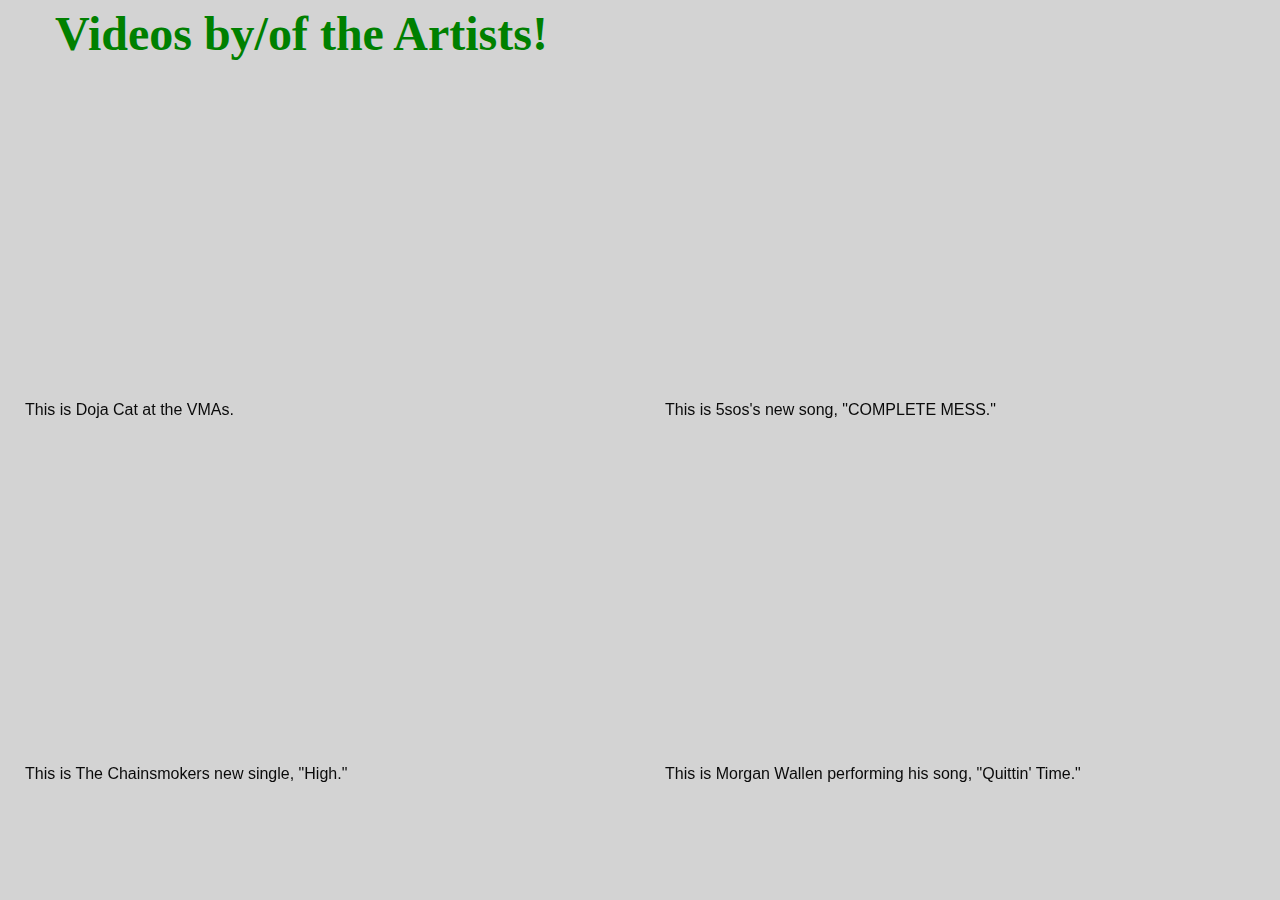
<file: foundationfansite/videos.html>
<!doctype html>
<html class="no-js" lang="en" dir="ltr">
  <head>
    <meta charset="utf-8">
    <meta http-equiv="x-ua-compatible" content="ie=edge">
    <meta name="viewport" content="width=device-width, initial-scale=1.0">
    <title>Videos of Artists</title>
    <link rel="stylesheet" href="css/foundation.css">
    <link rel="stylesheet" href="css/app.css">
  </head>
  <body>
    <div class="grid-container">
      <div class="grid-x grid-padding-x">
        <div class="large-12 cell">
          <h1>Videos by/of the Artists!</h1>
        </div>
      </div>
</div>

      <div class="grid-x grid-padding-x">
        <div class="large-6 cell">
          <iframe width="560" height="315" src="https://www.youtube.com/embed/FIvS374wMuw" title="YouTube video player" frameborder="0" allow="accelerometer; autoplay; clipboard-write; encrypted-media; gyroscope; picture-in-picture" allowfullscreen></iframe>
          <p>This is Doja Cat at the VMAs.</p>
        </div>
        <div class="large-6 cell">
          <iframe width="560" height="315" src="https://www.youtube.com/embed/GoQ85cs5fk0" title="YouTube video player" frameborder="0" allow="accelerometer; autoplay; clipboard-write; encrypted-media; gyroscope; picture-in-picture" allowfullscreen></iframe>
          <p>This is 5sos's new song, "COMPLETE MESS."</p>
        </div>
      </div>

      <div class="grid-x grid-padding-x">
        <div class="large-6 cell">
          <iframe width="560" height="315" src="https://www.youtube.com/embed/AfxsFsLhL04" title="YouTube video player" frameborder="0" allow="accelerometer; autoplay; clipboard-write; encrypted-media; gyroscope; picture-in-picture" allowfullscreen></iframe>
          <p>This is The Chainsmokers new single, "High."</p>
        </div>
        <div class="large-6 cell">
          <iframe width="560" height="315" src="https://www.youtube.com/embed/k9K3AMGSs4g" title="YouTube video player" frameborder="0" allow="accelerometer; autoplay; clipboard-write; encrypted-media; gyroscope; picture-in-picture" allowfullscreen></iframe>
          <p>This is Morgan Wallen performing his song, "Quittin' Time."</p>
        </div>
      </div>

          

    <script src="js/vendor/jquery.js"></script>
    <script src="js/vendor/what-input.js"></script>
    <script src="js/vendor/foundation.js"></script>
    <script src="js/app.js"></script>
  </body>
</html>
</file>
<file: *Midterm/css/app.css>
/*Header*/
.mainHeader {
	text-align: center;
	background-color: gray;
	font-family: "Times New Roman";
}
/*Subhead and Byline*/
.sub {
	background-color: lightgray;
}
/*h3*/
h3 {
	text-align: left;
	font-family: "Times New Roman";
}
/*h5*/
h5 {
	text-align: left;
	font-family: "Times New Roman";
}
/*Body Copy*/
p {
	font-family: "Times New Roman";
	padding: 10px;
}
/*Ordered List*/
ol {
	font-family: "Times New Roman";
}
/*Unordered List*/
ul {
	font-family: "Times New Roman";
}
/*Callout*/
.calloutStyle {
	background-color: lightgray;
	font-size: 1.25em;
}
</file>
<file: Broken2/css/app.css>
.mainHeader {
	background-color:black;
  color: white;
  padding: 50px 0 50px 0;
  margin-bottom: 20px;
}

h1 {
	font-weight: 700;
  color: #f4f4f4;
}

h2 {
  color: #f4f4f4;
}

h3 {
	font-weight: 700;
}

.sidebar {
  float: right;
	background-color:#f3f3f3;
}

.calloutStyle {
background-color: #333;
color: #fff;
font-size: 1.25rem;
}

.bigImage {
  padding: 2px;
  border: solid 1px #999;
  margin: 10px 0 10px 0;
}

.disclaimer {
  background-color: red;
  color: white;
  text-align: center;
  padding: 10px 0 0 0;
}
</file>
<file: DataVis/css/app.css>
body{
	background-color: lightgray;
}
h1{
	text-align: center;
	font-family: 'Merriweather', serif;
}
.Header{
	background-color: darkgreen;
}
.Byline{
	background-color: lightgreen;
	font-family: 'Merriweather', serif;
}
p{
	font-family: 'Times New Roman';
}
h5{
	font-family: 'Times New Roman';
}
</file>
<file: FinalBetaProject/css/app.css>
/*Header*/
.mainHeader {
	background-color:white;
  color: black;
  padding: 25px 0 25px 0;
  margin-bottom: 20px;
}

/*Body*/
body {
  background-color: lightgray;
  font-family: 'Arial';
  color: black;
}

/*H1 and Google Font*/
h1 {
	font-weight: 700;
  color: black;
  font-family: 'Noto Serif', serif;
}

/*H2*/
h2 {
  color: #f4f4f4;
}

/*H3*/
h3 {
	font-weight: 700;
}

/*H4*/
h4 {
  font-family: 'Times New Roman';
}

/*Sidebar*/
.sidebar {
  float: right;
	background-color:lightgray;
}

/*Callout*/
.calloutStyle {
background-color: #333;
color: #fff;
font-size: 1.25rem;
}

/*Cover Photo*/
.bigImage {
  padding: 2px;
  margin: 10px 0 10px 0;
}

/*Footer*/
.footer {
  background-color: white;
}
</file>
<file: FinalProject/css/app.css>
/*Header*/
.mainHeader {
	background-color:white;
  color: black;
  padding: 25px 0 25px 0;
  margin-bottom: 20px;
}

/*Body*/
body {
  background-color: lightgray;
  font-family: 'Arial';
  color: black;
}

/*H1 and Google Font*/
h1 {
	font-weight: 700;
  color: black;
  font-family: 'Noto Serif', serif;
}

/*H2*/
h2 {
  color: #f4f4f4;
}

/*H3*/
h3 {
	font-weight: 700;
}

/*H4*/
h4 {
  font-family: 'Times New Roman';
}

/*Sidebar*/
.sidebar {
  float: right;
	background-color:lightgray;
}

/*Callout*/
.calloutStyle {
background-color: #333;
color: #fff;
font-size: 1.25rem;
}

/*Cover Photo*/
.bigImage {
  padding: 2px;
  margin: 10px 0 10px 0;
}

/*Footer*/
.footer {
  background-color: white;
}
</file>
<file: foundationfansite/css/app.css>
body{
	background-color: lightgray;
}
h1{
	color:green;
	font-weight:bold;
	font-family: 'Lobster', cursive;
}
.mainHeader{
	background-color: lightgray;
}
h3{
	color: green;
	margin-left: 5px;
}
p{
	margin-left: 10px;
}
a{
	margin-left: 10px;
	margin-bottom: 10px;
}
.dojacat{
	background-color: pink;
}
.fivesos{
	background-color: lightblue;
}
.chainsmokers{
	background-color: lightsalmon;
}
.morgan{
	background-color: lightseagreen;
}
</file>
<file: foundationStarter/css/app.css>
.mainHeader {
	background-color:pink;
}

.sidebar {
	background-color:lightgray;
}

.calloutStyle {
	margin-top:30px;
}

.box1 {
	background-color: red;
}

.box2 {
	background-color: orange;
}

.box3 {
	background-color: yellow;
}

.box4 {
	background-color: green;
}

.box5 {
	background-color: blue;
}

.box6 {
	background-color: indigo;
}

.box7 {
	background-color: violet;
}

.rainbow {
	align-content: center;
}

.rainbow2 {
	align-items: center;
}

.card1 {
	align-items: center;
}
.card2 {
	align-items: center;
}

.arainbow {
	margin-left: 10px;
	align-content: center;
}
h3 {
	font-family: 'Dancing Script', cursive;
	font-family: 'Festive', cursive;
}
</file>
<file: KnightLabsTimelineandJuxtapose/css/app.css>
h1{
	text-align: center;
	font-family: 'Lobster', cursive;
	color: darkred;
	font-weight: bold;
}
.mainHeader{
	background-color: slategrey;
}
h2{
	font-family: Times New Roman;
}
h3{
	font-family: Times New Roman;
}
p{
	font-family: Times New Roman;
}
</file>
<file: fansite/css/fansitestyle.css>
h1{
	color:red;
	font-family: 'Festive', cursive;
	font-family: 'Lobster', cursive;
}
h2{
	color:green;
	font-weight:bold;
}
p{
	margin-bottom: 30px;
}
h3{
	margin-bottom: 20px;
}
li{
	margin-bottom: 15px;
}
body{
	background-color: darkgray;
}


.photo{float: right;
	background-color: lightgreen;
	padding: 15px;
	margin:  15px;
	width: 200px;
}
</file>
